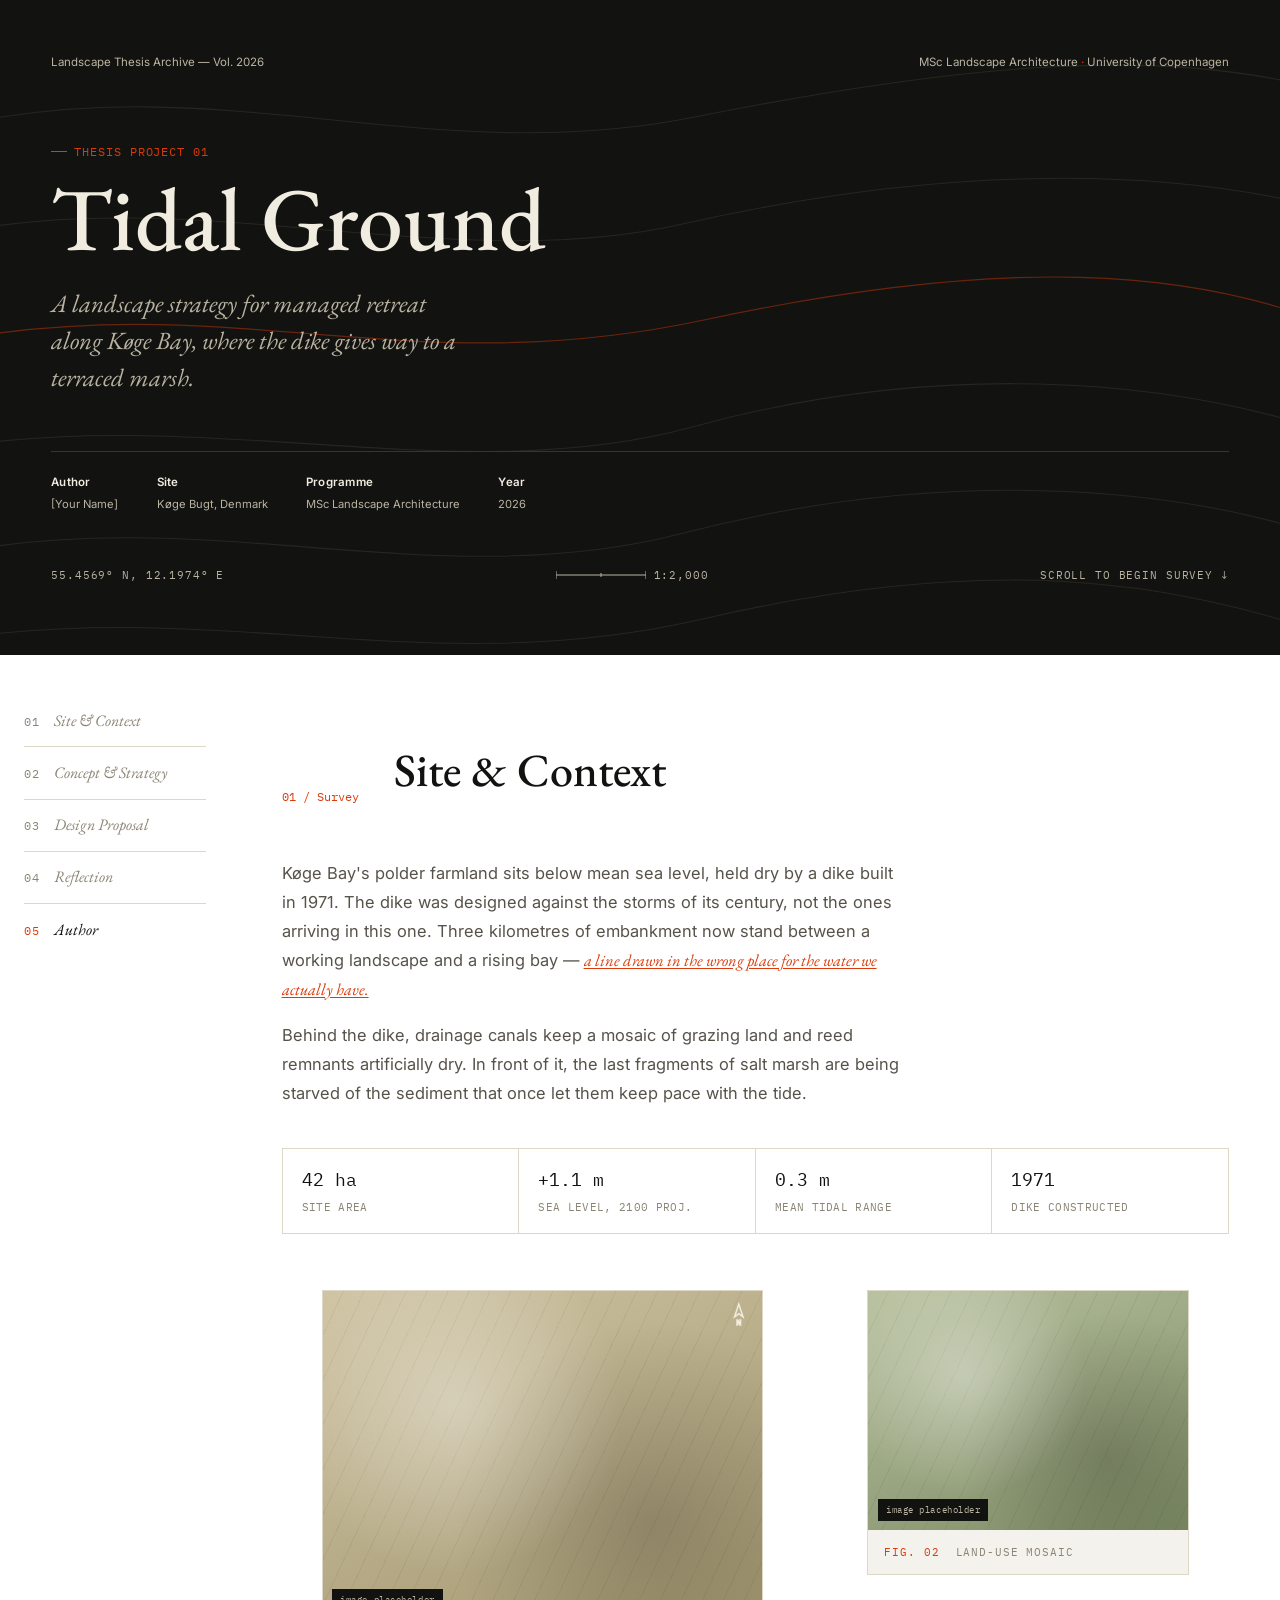
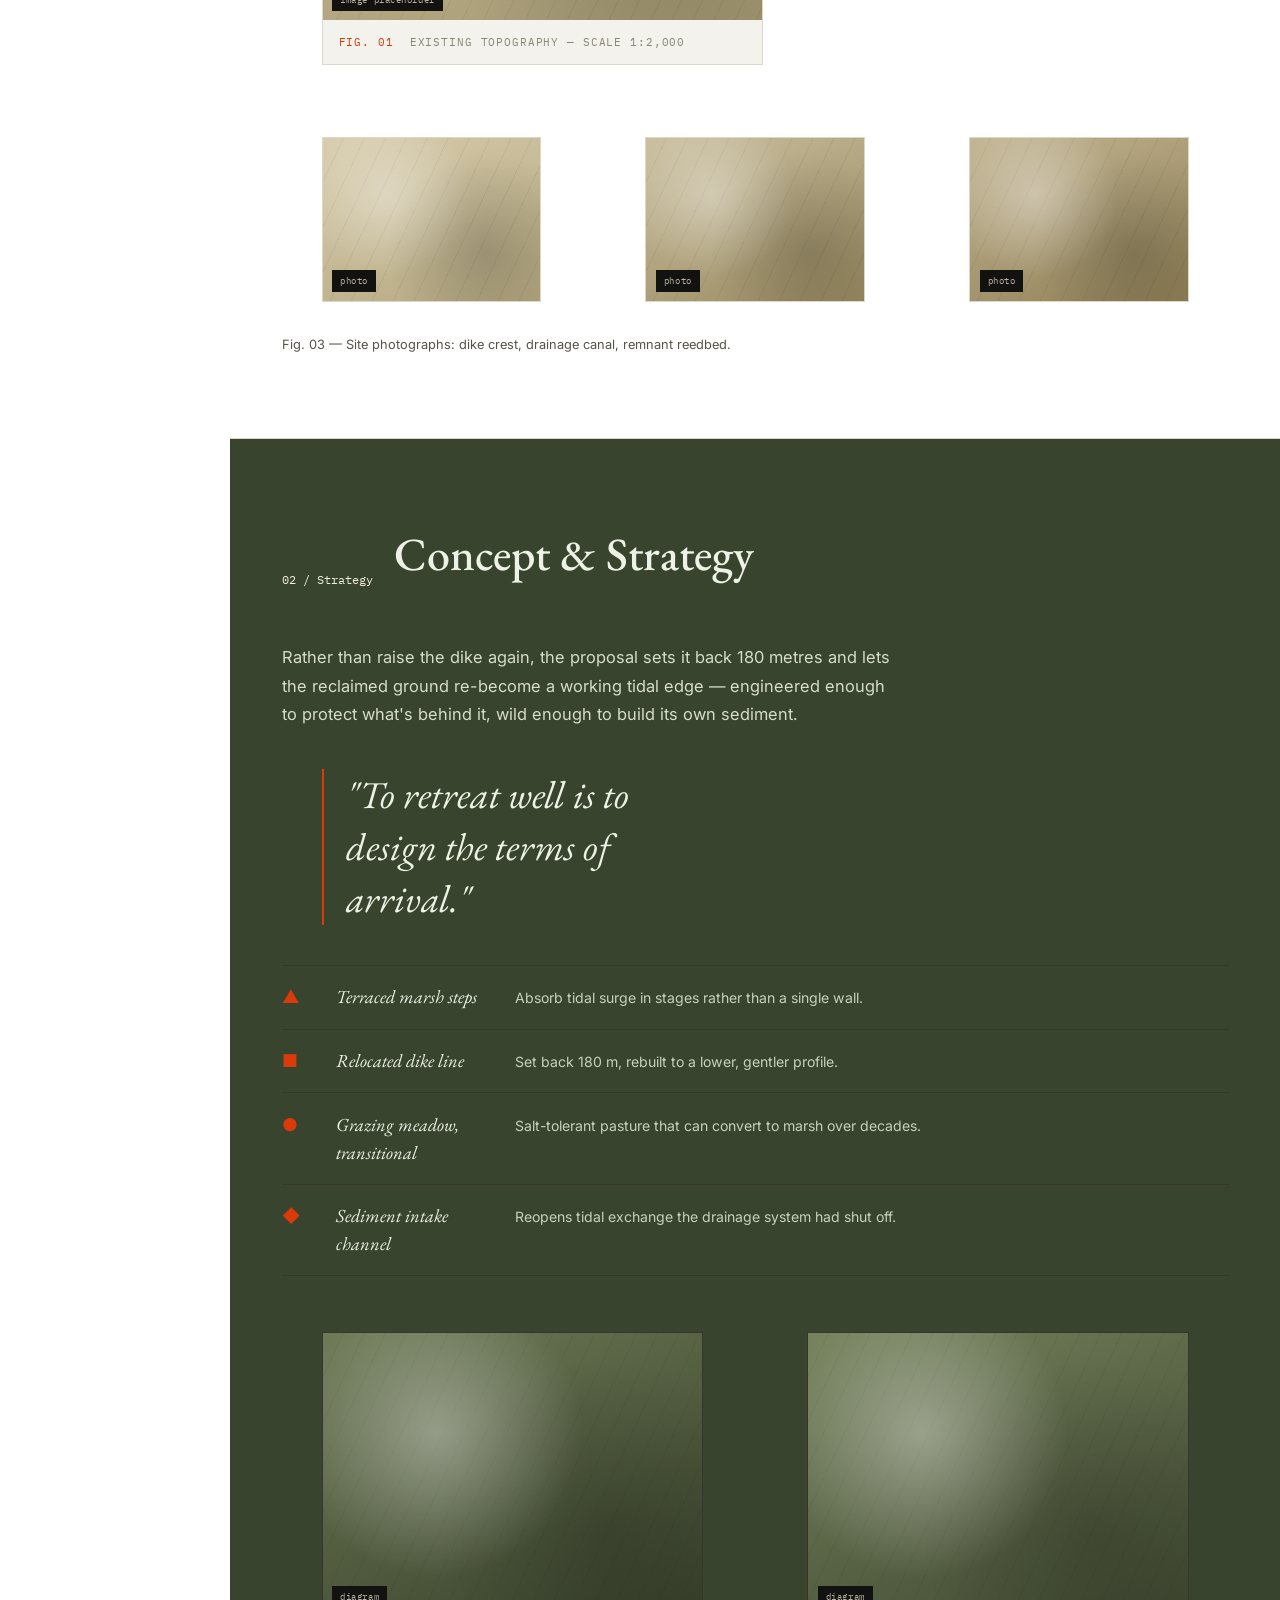
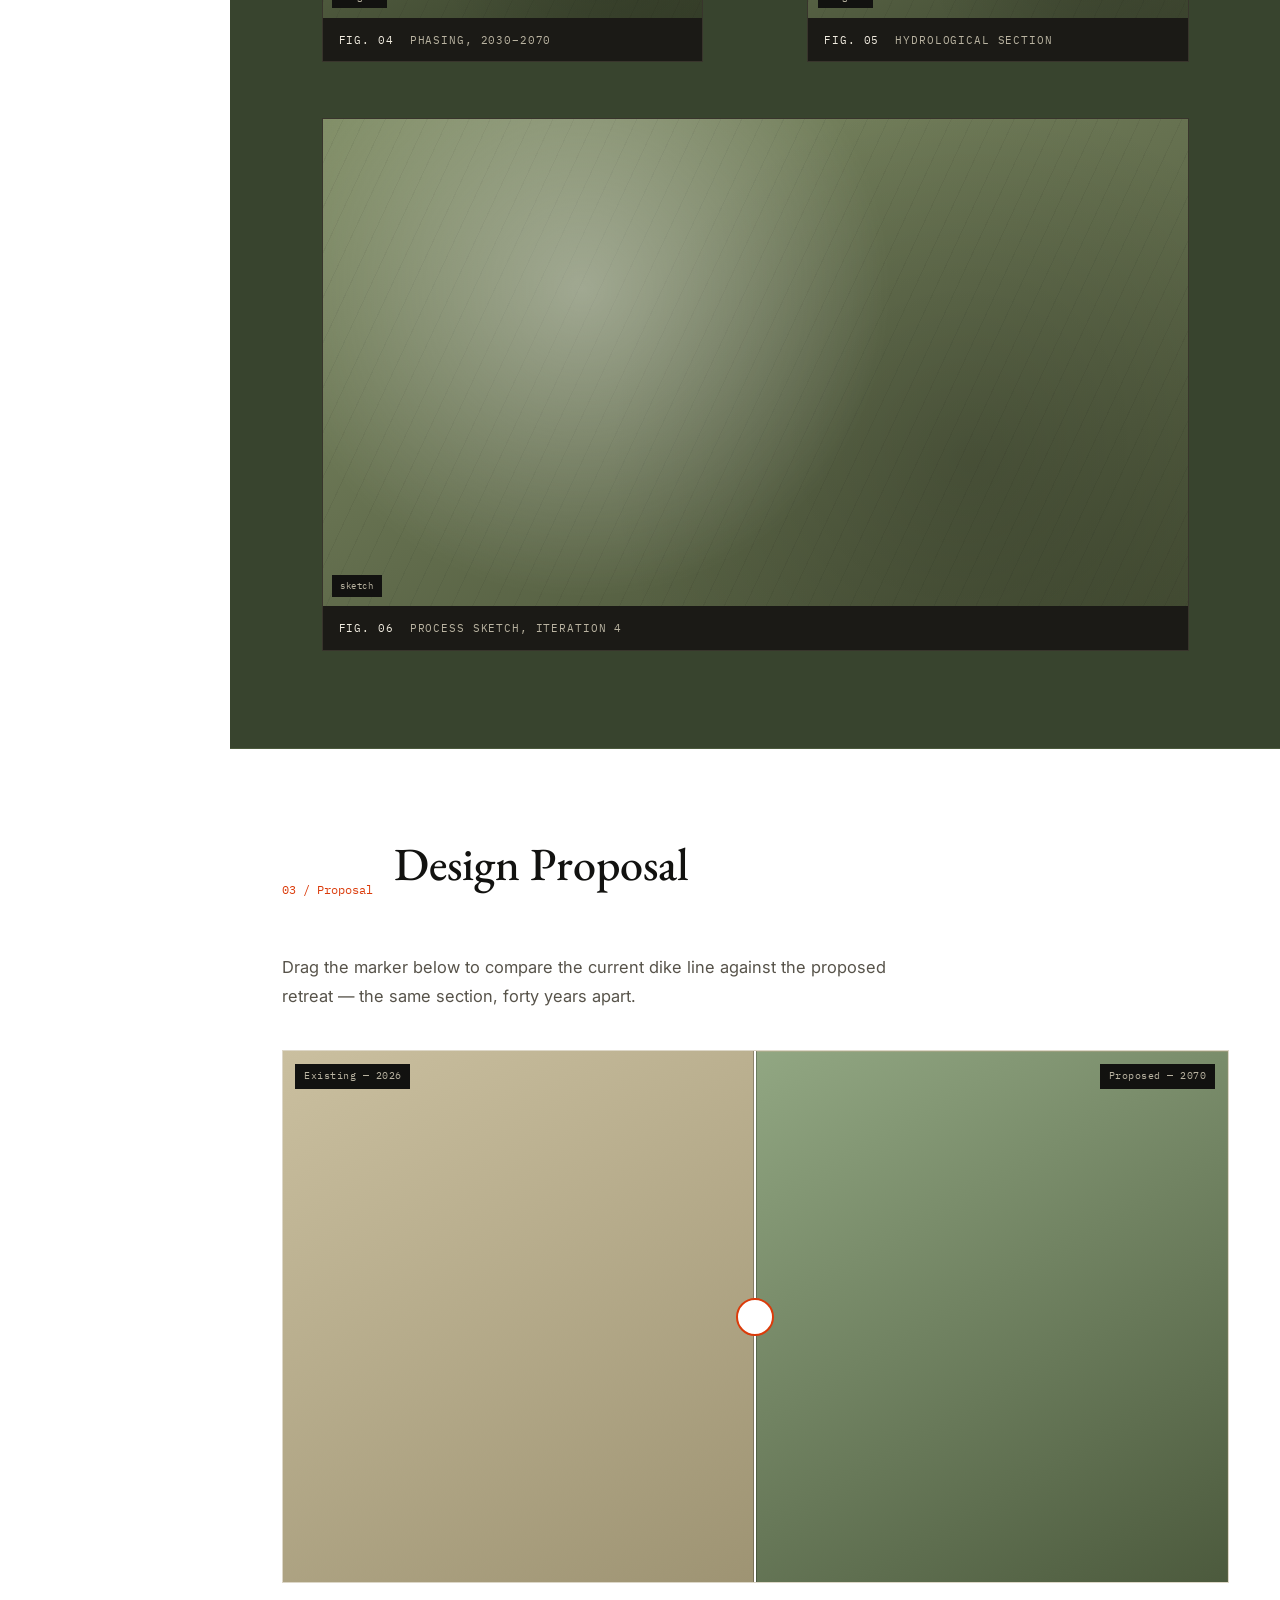
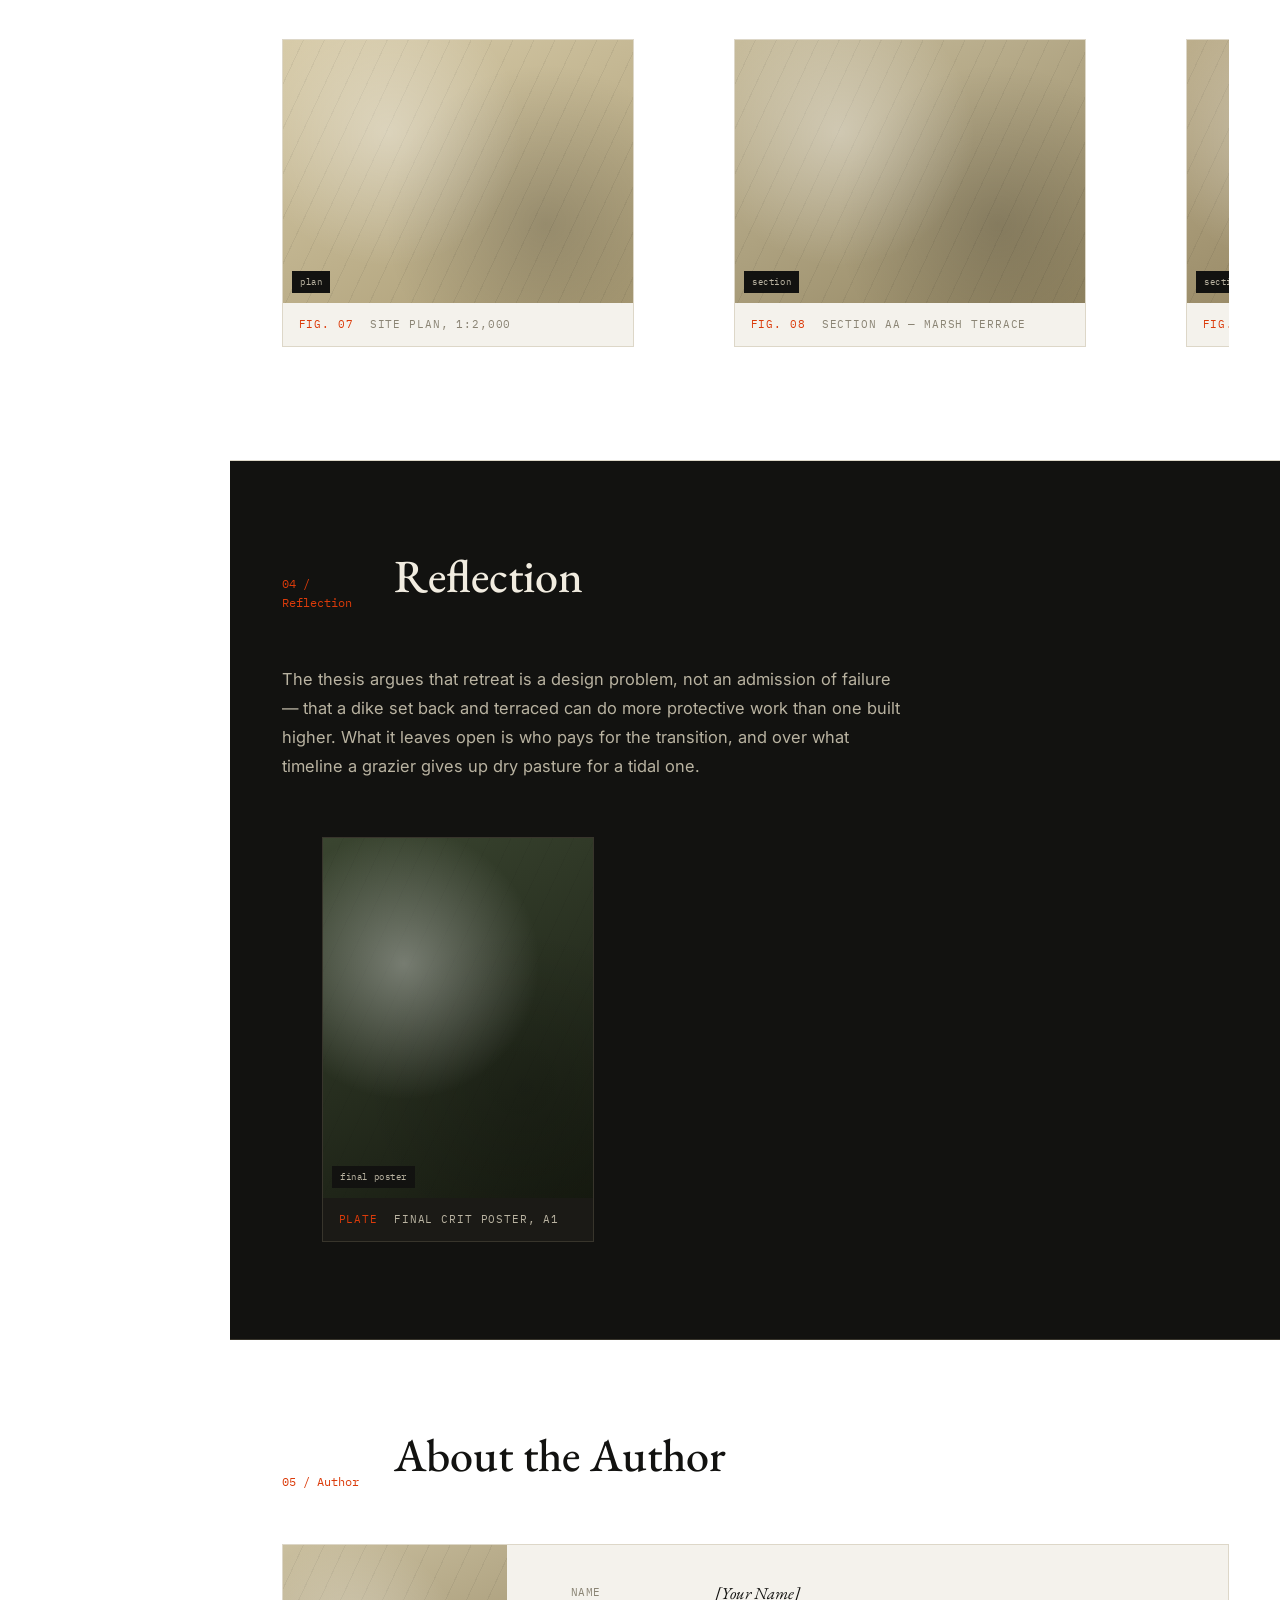
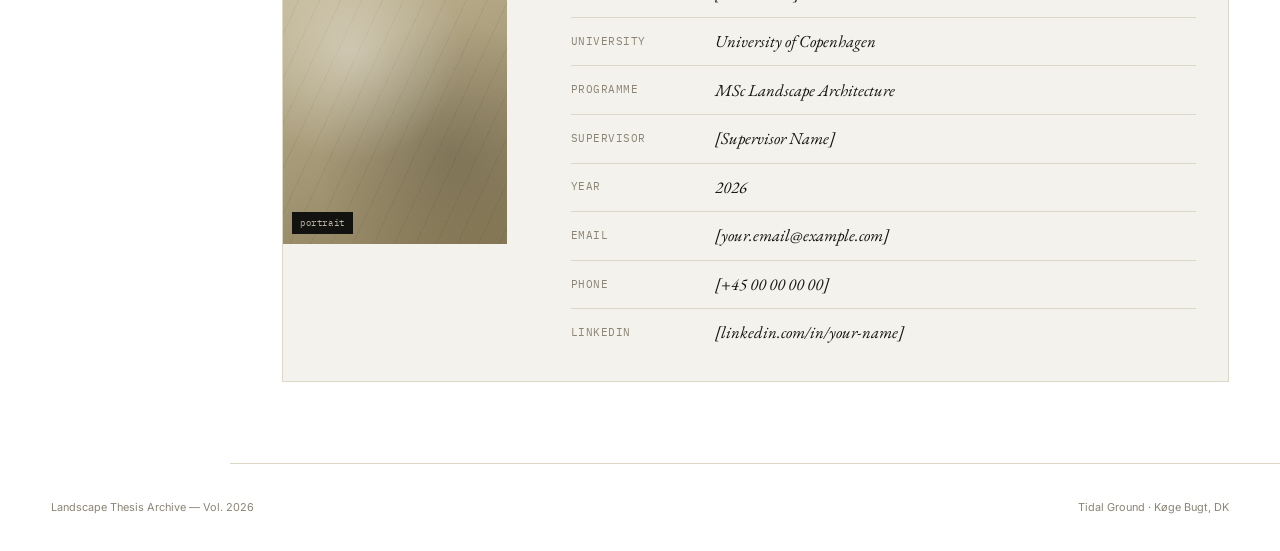
<file: index.html>
<!DOCTYPE html>
<html lang="en">
<head>
<meta charset="UTF-8">
<meta name="viewport" content="width=device-width, initial-scale=1.0">
<title>Tidal Ground — Landscape Thesis Archive</title>
<meta name="description" content="A landscape strategy for managed retreat along Køge Bay — MSc thesis in Landscape Architecture, University of Copenhagen.">
<link rel="preconnect" href="https://fonts.googleapis.com">
<link rel="preconnect" href="https://fonts.gstatic.com" crossorigin>
<link href="https://fonts.googleapis.com/css2?family=EB+Garamond:ital,wght@0,400;0,500;1,500&family=Inter:wght@400;500;600&family=IBM+Plex+Mono:wght@400;500&display=swap" rel="stylesheet">
<link rel="stylesheet" href="css/style.css?v=5">
</head>
<body>

<!-- HERO -->
<section class="hero">
  <svg class="hero-topo" viewBox="0 0 1200 700" preserveAspectRatio="none" aria-hidden="true">
    <path d="M-50,120 C 200,60 400,160 650,110 S 1100,40 1260,90"/>
    <path d="M-50,220 C 180,170 420,260 640,210 S 1080,150 1260,200"/>
    <path d="M-50,320 C 220,270 380,360 660,300 S 1120,250 1260,310" class="hl"/>
    <path d="M-50,420 C 200,380 430,460 650,400 S 1090,350 1260,410"/>
    <path d="M-50,520 C 190,470 410,560 640,500 S 1100,450 1260,510"/>
    <path d="M-50,600 C 210,560 400,640 660,580 S 1090,540 1260,600"/>
  </svg>

  <div class="wrap gutter">
    <div class="hero-nav">
      <span>Landscape Thesis Archive — Vol. 2026</span>
      <span>MSc Landscape Architecture <span class="dot">·</span> University of Copenhagen</span>
    </div>

    <div class="hero-body">
      <div class="hero-eyebrow mono">Thesis Project 01</div>
      <h1 class="hero-title">Tidal Ground</h1>
      <p class="hero-deck">A landscape strategy for managed retreat along Køge Bay, where the dike gives way to a terraced marsh.</p>

      <div class="hero-meta">
        <div><strong>Author</strong>[Your Name]</div>
        <div><strong>Site</strong>Køge Bugt, Denmark</div>
        <div><strong>Programme</strong>MSc Landscape Architecture</div>
        <div><strong>Year</strong>2026</div>
      </div>
    </div>

    <div class="hero-coords mono">
      <span>55.4569° N, 12.1974° E</span>
      <span class="scalebar">
        <svg width="90" height="10" viewBox="0 0 90 10"><path d="M0,5 H90 M0,1 V9 M45,3 V7 M90,1 V9" stroke="currentColor" stroke-width="1" fill="none"/></svg>
        1:2,000
      </span>
      <span class="scroll-cue">Scroll to begin survey ↓</span>
    </div>
  </div>
</section>

<div class="shell">
  <nav class="rail" aria-label="Chapters">
    <a href="#site" data-target="site"><span class="n mono">01</span><span class="t">Site &amp; Context</span></a>
    <a href="#concept" data-target="concept"><span class="n mono">02</span><span class="t">Concept &amp; Strategy</span></a>
    <a href="#proposal" data-target="proposal"><span class="n mono">03</span><span class="t">Design Proposal</span></a>
    <a href="#reflection" data-target="reflection"><span class="n mono">04</span><span class="t">Reflection</span></a>
    <a href="#author" data-target="author"><span class="n mono">05</span><span class="t">Author</span></a>
  </nav>

  <main class="main">

    <!-- CHAPTER 01 -->
    <section class="chapter" id="site">
      <div class="wrap">
        <div class="chapter-head reveal pre">
          <span class="chapter-num">01 / Survey</span>
          <h2 class="chapter-title">Site &amp; Context</h2>
        </div>

        <div class="prose reveal pre">
          <p>Køge Bay's polder farmland sits below mean sea level, held dry by a dike built in 1971. The dike was designed against the storms of its century, not the ones arriving in this one. Three kilometres of embankment now stand between a working landscape and a rising bay — <mark>a line drawn in the wrong place for the water we actually have.</mark></p>
        </div>
        <div class="prose reveal pre">
          <p>Behind the dike, drainage canals keep a mosaic of grazing land and reed remnants artificially dry. In front of it, the last fragments of salt marsh are being starved of the sediment that once let them keep pace with the tide.</p>
        </div>

        <div class="stats reveal pre">
          <div class="stat"><div class="v">42 ha</div><div class="k mono">Site Area</div></div>
          <div class="stat"><div class="v">+1.1 m</div><div class="k mono">Sea Level, 2100 Proj.</div></div>
          <div class="stat"><div class="v">0.3 m</div><div class="k mono">Mean Tidal Range</div></div>
          <div class="stat"><div class="v">1971</div><div class="k mono">Dike Constructed</div></div>
        </div>

        <div class="plate-grid two reveal pre">
          <figure class="plate">
            <div class="plate-art" style="--art-a:#cfc4a3;--art-b:#a2966f;">
              <svg class="north" viewBox="0 0 24 24" fill="none" stroke="#f1ece0" stroke-width="1.4"><path d="M12 2 L16 14 L12 11 L8 14 Z"/><text x="12" y="22" font-size="6" fill="#f1ece0" text-anchor="middle" font-family="sans-serif">N</text></svg>
              <span class="tag">image placeholder</span>
            </div>
            <figcaption class="plate-cap"><span class="fig mono">Fig. 01</span><span class="desc mono">Existing topography — scale 1:2,000</span></figcaption>
          </figure>
          <figure class="plate">
            <div class="plate-art" style="--art-a:#b9c2a0;--art-b:#7c8a63;">
              <span class="tag">image placeholder</span>
            </div>
            <figcaption class="plate-cap"><span class="fig mono">Fig. 02</span><span class="desc mono">Land-use mosaic</span></figcaption>
          </figure>
        </div>

        <div class="plate-grid three reveal pre">
          <figure class="plate"><div class="plate-art" style="--art-a:#d8cdae;--art-b:#b3a67e;"><span class="tag">photo</span></div></figure>
          <figure class="plate"><div class="plate-art" style="--art-a:#cabf9f;--art-b:#98895f;"><span class="tag">photo</span></div></figure>
          <figure class="plate"><div class="plate-art" style="--art-a:#c3b593;--art-b:#8f7f55;"><span class="tag">photo</span></div></figure>
        </div>
        <p class="prose reveal pre" style="margin-top:1rem;font-size:.8rem;">Fig. 03 — Site photographs: dike crest, drainage canal, remnant reedbed.</p>
      </div>
    </section>

    <!-- CHAPTER 02 -->
    <section class="chapter on-moss" id="concept">
      <div class="wrap">
        <div class="chapter-head reveal pre">
          <span class="chapter-num">02 / Strategy</span>
          <h2 class="chapter-title">Concept &amp; Strategy</h2>
        </div>

        <div class="prose reveal pre">
          <p>Rather than raise the dike again, the proposal sets it back 180 metres and lets the reclaimed ground re-become a working tidal edge — engineered enough to protect what's behind it, wild enough to build its own sediment.</p>
        </div>

        <blockquote class="pullquote reveal pre">"To retreat well is to design the terms of arrival."</blockquote>

        <ul class="legend reveal pre">
          <li><span class="lsym">▲</span><span class="lname">Terraced marsh steps</span><span class="ldesc">Absorb tidal surge in stages rather than a single wall.</span></li>
          <li><span class="lsym">■</span><span class="lname">Relocated dike line</span><span class="ldesc">Set back 180 m, rebuilt to a lower, gentler profile.</span></li>
          <li><span class="lsym">●</span><span class="lname">Grazing meadow, transitional</span><span class="ldesc">Salt-tolerant pasture that can convert to marsh over decades.</span></li>
          <li><span class="lsym">◆</span><span class="lname">Sediment intake channel</span><span class="ldesc">Reopens tidal exchange the drainage system had shut off.</span></li>
        </ul>

        <div class="plate-grid concept reveal pre">
          <figure class="plate"><div class="plate-art" style="--art-a:#6d7a56;--art-b:#37402a;"><span class="tag">diagram</span></div><figcaption class="plate-cap"><span class="fig mono">Fig. 04</span><span class="desc mono">Phasing, 2030–2070</span></figcaption></figure>
          <figure class="plate"><div class="plate-art" style="--art-a:#75825c;--art-b:#3e4730;"><span class="tag">diagram</span></div><figcaption class="plate-cap"><span class="fig mono">Fig. 05</span><span class="desc mono">Hydrological section</span></figcaption></figure>
          <figure class="plate"><div class="plate-art" style="--art-a:#828f68;--art-b:#454e34;"><span class="tag">sketch</span></div><figcaption class="plate-cap"><span class="fig mono">Fig. 06</span><span class="desc mono">Process sketch, iteration 4</span></figcaption></figure>
        </div>
      </div>
    </section>

    <!-- CHAPTER 03 -->
    <section class="chapter" id="proposal">
      <div class="wrap">
        <div class="chapter-head reveal pre">
          <span class="chapter-num">03 / Proposal</span>
          <h2 class="chapter-title">Design Proposal</h2>
        </div>
        <div class="prose reveal pre">
          <p>Drag the marker below to compare the current dike line against the proposed retreat — the same section, forty years apart.</p>
        </div>

        <div class="compare reveal pre">
          <div class="layer existing"></div>
          <div class="layer proposed" id="compareProposed"></div>
          <span class="tag tl">Existing — 2026</span>
          <span class="tag tr">Proposed — 2070</span>
          <div class="handle-line" id="compareHandle"></div>
          <input type="range" min="0" max="100" value="50" aria-label="Compare existing and proposed site conditions" id="compareRange">
        </div>

        <div class="gallery-scroll reveal pre">
          <figure class="plate"><div class="plate-art" style="--art-a:#d7cba9;--art-b:#ab9d76;"><span class="tag">plan</span></div><figcaption class="plate-cap"><span class="fig mono">Fig. 07</span><span class="desc mono">Site plan, 1:2,000</span></figcaption></figure>
          <figure class="plate"><div class="plate-art" style="--art-a:#c7bc9c;--art-b:#948763;"><span class="tag">section</span></div><figcaption class="plate-cap"><span class="fig mono">Fig. 08</span><span class="desc mono">Section AA — marsh terrace</span></figcaption></figure>
          <figure class="plate"><div class="plate-art" style="--art-a:#bcae8c;--art-b:#8a7c58;"><span class="tag">section</span></div><figcaption class="plate-cap"><span class="fig mono">Fig. 09</span><span class="desc mono">Section BB — grazing meadow</span></figcaption></figure>
          <figure class="plate"><div class="plate-art" style="--art-a:#a7c3d8;--art-b:#5c7d92;"><span class="tag">render</span></div><figcaption class="plate-cap"><span class="fig mono">Fig. 10</span><span class="desc mono">Render — low tide</span></figcaption></figure>
          <figure class="plate"><div class="plate-art" style="--art-a:#7c93a8;--art-b:#3c4f5c;"><span class="tag">render</span></div><figcaption class="plate-cap"><span class="fig mono">Fig. 11</span><span class="desc mono">Render — storm surge event</span></figcaption></figure>
        </div>
      </div>
    </section>

    <!-- CHAPTER 04 -->
    <section class="chapter on-ink" id="reflection">
      <div class="wrap">
        <div class="chapter-head reveal pre">
          <span class="chapter-num">04 / Reflection</span>
          <h2 class="chapter-title">Reflection</h2>
        </div>

        <div class="prose reveal pre">
          <p>The thesis argues that retreat is a design problem, not an admission of failure — that a dike set back and terraced can do more protective work than one built higher. What it leaves open is who pays for the transition, and over what timeline a grazier gives up dry pasture for a tidal one.</p>
        </div>

        <div class="plate-grid reveal pre" style="max-width:22rem;">
          <figure class="plate">
            <div class="plate-art" style="aspect-ratio:3/4;--art-a:#3a4530;--art-b:#161a10;"><span class="tag">final poster</span></div>
            <figcaption class="plate-cap"><span class="fig mono">Plate</span><span class="desc mono">Final crit poster, A1</span></figcaption>
          </figure>
        </div>
      </div>
    </section>

    <!-- CHAPTER 05 -->
    <section class="chapter" id="author">
      <div class="wrap">
        <div class="chapter-head reveal pre">
          <span class="chapter-num">05 / Author</span>
          <h2 class="chapter-title">About the Author</h2>
        </div>

        <div class="author-card reveal pre">
          <figure class="plate author-photo">
            <div class="plate-art" style="--art-a:#cabf9f;--art-b:#8a7c58;"><span class="tag">portrait</span></div>
          </figure>
          <dl class="author-fields">
            <div><dt>Name</dt><dd>[Your Name]</dd></div>
            <div><dt>University</dt><dd>University of Copenhagen</dd></div>
            <div><dt>Programme</dt><dd>MSc Landscape Architecture</dd></div>
            <div><dt>Supervisor</dt><dd>[Supervisor Name]</dd></div>
            <div><dt>Year</dt><dd>2026</dd></div>
            <div><dt>Email</dt><dd>[your.email@example.com]</dd></div>
            <div><dt>Phone</dt><dd>[+45 00 00 00 00]</dd></div>
            <div><dt>LinkedIn</dt><dd>[linkedin.com/in/your-name]</dd></div>
          </dl>
        </div>
      </div>
    </section>
  </main>
</div>

<footer>
  <span>Landscape Thesis Archive — Vol. 2026</span>
  <span>Tidal Ground · Køge Bugt, DK</span>
</footer>

<script src="js/main.js?v=5"></script>
</body>
</html>
</file>
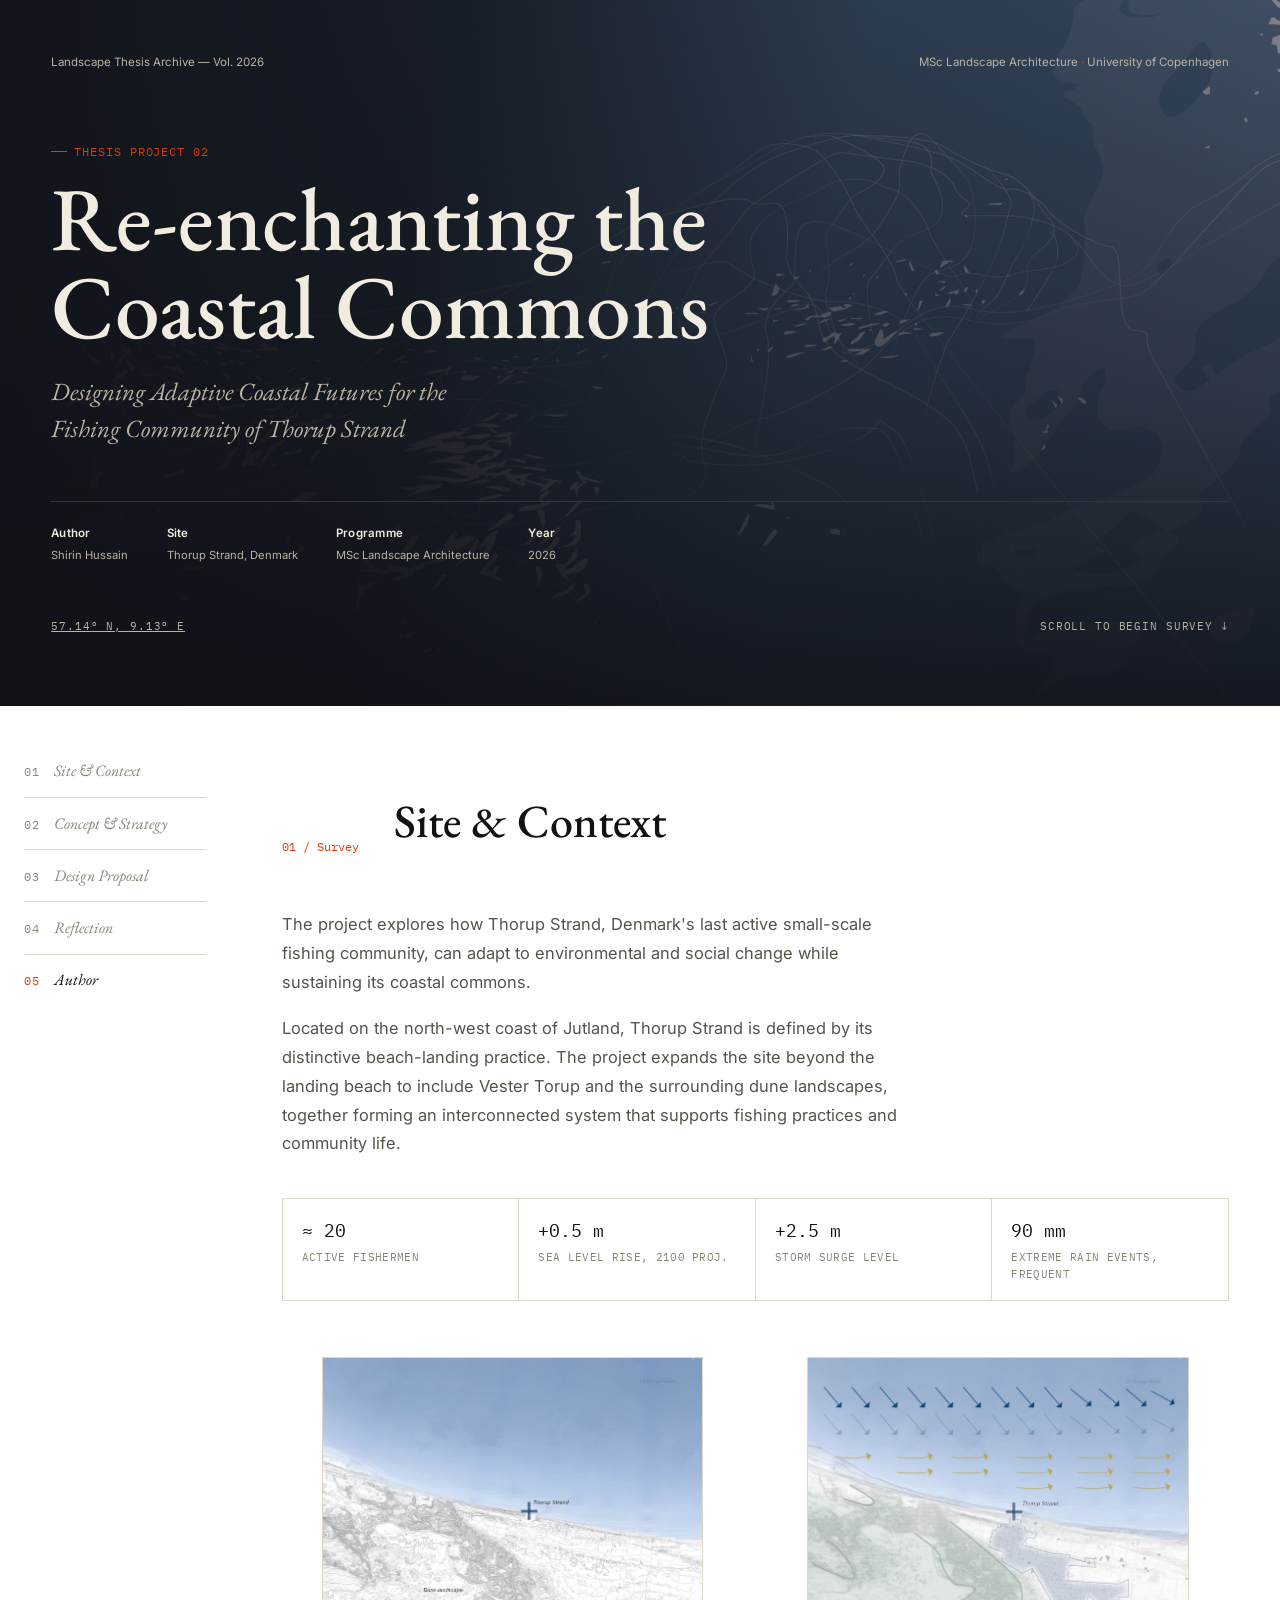
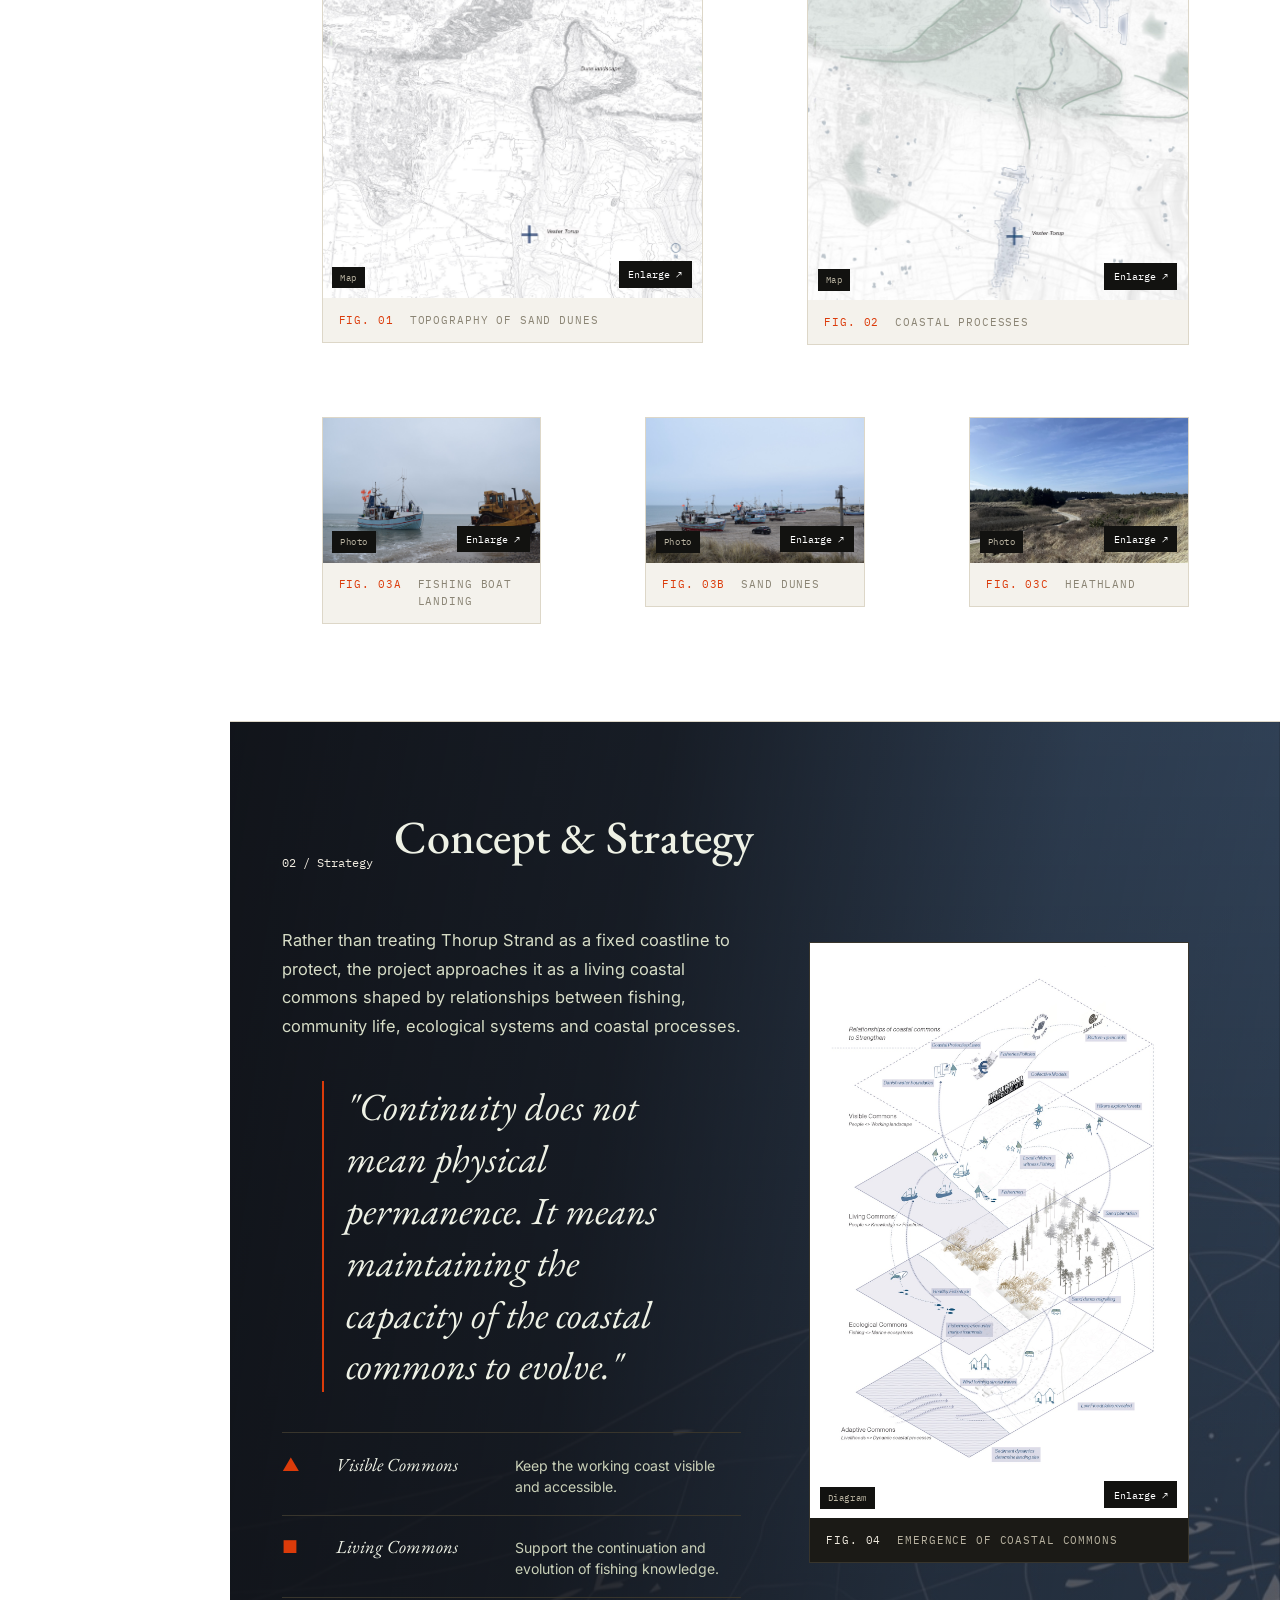
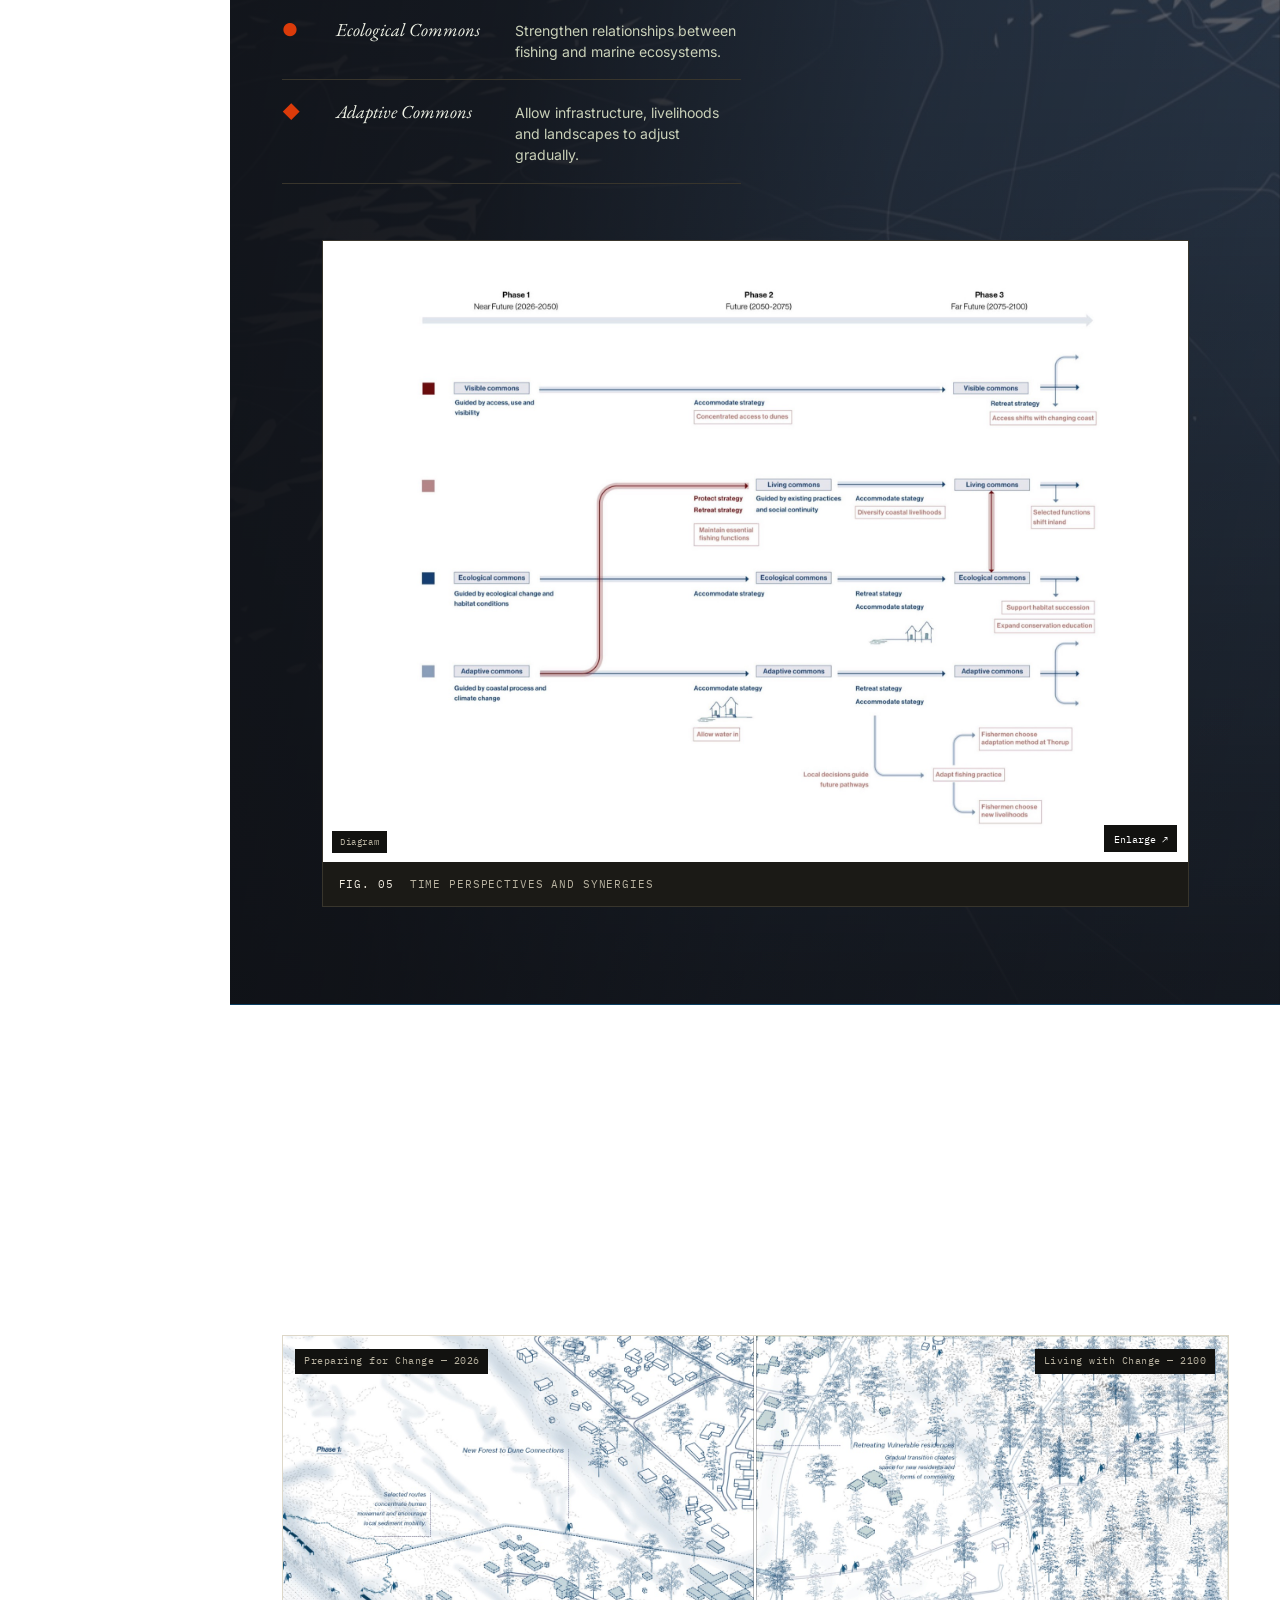
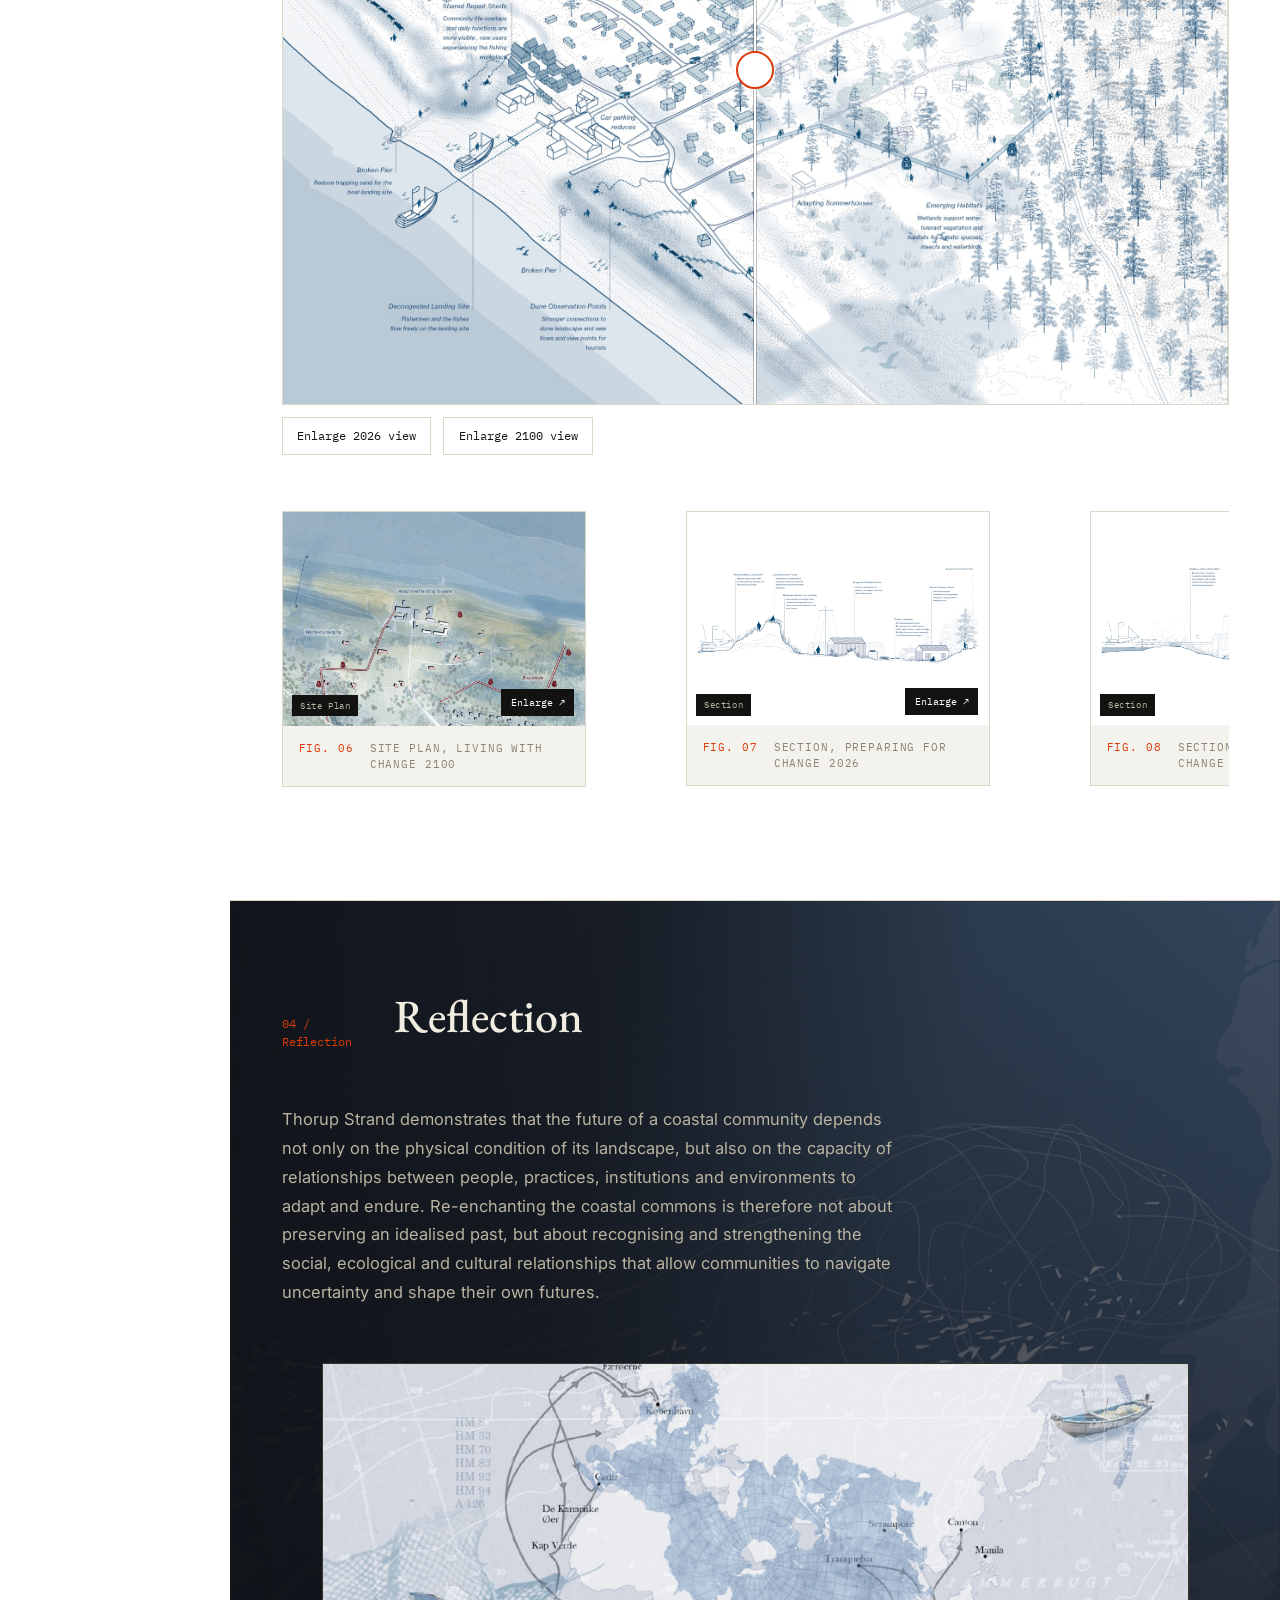
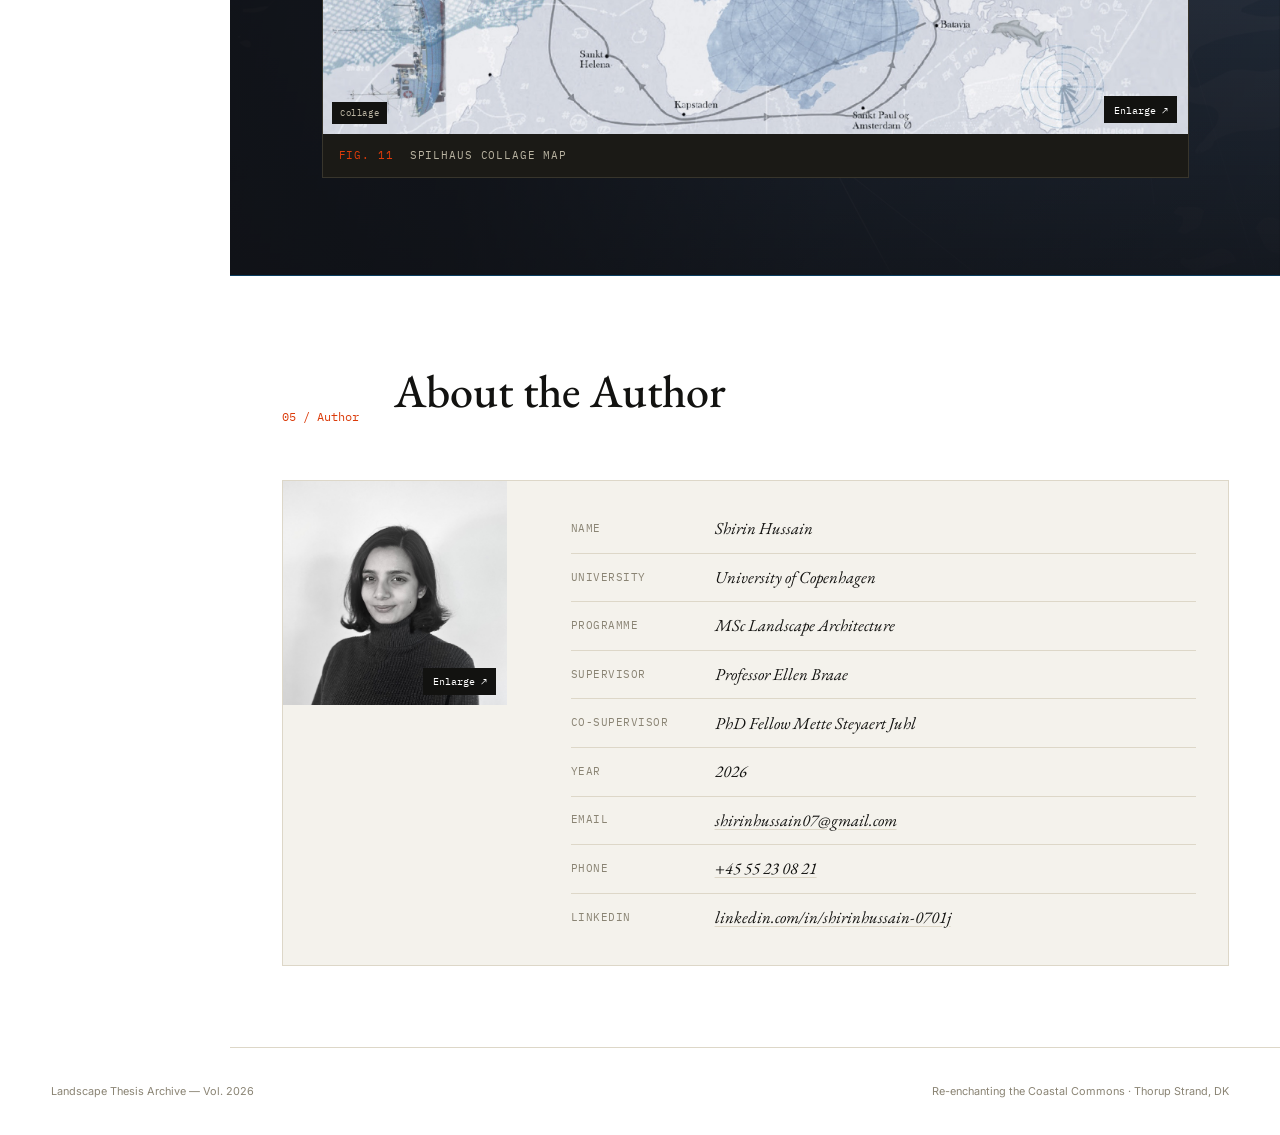
<file: shirin-hussain.html>
<!DOCTYPE html>
<html lang="en">
<head>
<meta charset="UTF-8">
<meta name="viewport" content="width=device-width, initial-scale=1.0">
<title>Re-enchanting the Coastal Commons — Landscape Thesis Archive</title>
<meta name="description" content="How Thorup Strand, Denmark's last active small-scale fishing community, can adapt to environmental and social change while sustaining its coastal commons. MSc thesis in Landscape Architecture, University of Copenhagen.">
<link rel="preconnect" href="https://fonts.googleapis.com">
<link rel="preconnect" href="https://fonts.gstatic.com" crossorigin>
<link href="https://fonts.googleapis.com/css2?family=EB+Garamond:ital,wght@0,400;0,500;1,500&family=Inter:wght@400;500;600&family=IBM+Plex+Mono:wght@400;500&display=swap" rel="stylesheet">
<link rel="stylesheet" href="css/style.css?v=5">
<style>
#concept.on-moss,
#reflection.on-ink{
  background-image:linear-gradient(100deg, rgba(15,17,22,.95) 0%, rgba(15,17,22,.82) 32%, rgba(15,17,22,.35) 62%, rgba(15,17,22,.15) 100%), linear-gradient(180deg, rgba(15,17,22,.25) 0%, rgba(15,17,22,.55) 55%, rgba(15,17,22,.9) 100%), url('assets/shirin-hussain/hero.jpg');
  background-size:cover;
  background-position:center 40%;
  border-bottom-color:#0b3e60;
}
</style>
</head>
<body>

<!-- HERO -->
<section class="hero" style="background-image:linear-gradient(100deg, rgba(15,17,22,.95) 0%, rgba(15,17,22,.82) 32%, rgba(15,17,22,.35) 62%, rgba(15,17,22,.15) 100%), linear-gradient(180deg, rgba(15,17,22,.25) 0%, rgba(15,17,22,.55) 55%, rgba(15,17,22,.9) 100%), url('assets/shirin-hussain/hero.jpg');background-size:cover;background-position:center 40%;">
  <div class="wrap gutter">
    <div class="hero-nav">
      <span>Landscape Thesis Archive — Vol. 2026</span>
      <span>MSc Landscape Architecture <span class="dot">·</span> University of Copenhagen</span>
    </div>

    <div class="hero-body">
      <div class="hero-eyebrow mono">Thesis Project 02</div>
      <h1 class="hero-title">Re-enchanting the Coastal Commons</h1>
      <p class="hero-subtitle">Designing Adaptive Coastal Futures for the Fishing Community of Thorup Strand</p>

      <div class="hero-meta">
        <div><strong>Author</strong>Shirin Hussain</div>
        <div><strong>Site</strong>Thorup Strand, Denmark</div>
        <div><strong>Programme</strong>MSc Landscape Architecture</div>
        <div><strong>Year</strong>2026</div>
      </div>
    </div>

    <div class="hero-coords mono">
      <a href="https://www.google.com/maps?q=57.1398697,9.127431" target="_blank" rel="noopener noreferrer" aria-label="View site location on Google Maps" title="Open in Google Maps">57.14° N, 9.13° E</a>
      <span class="scroll-cue">Scroll to begin survey ↓</span>
    </div>
  </div>
</section>

<div class="shell">
  <nav class="rail" aria-label="Chapters">
    <a href="#site" data-target="site"><span class="n mono">01</span><span class="t">Site &amp; Context</span></a>
    <a href="#concept" data-target="concept"><span class="n mono">02</span><span class="t">Concept &amp; Strategy</span></a>
    <a href="#proposal" data-target="proposal"><span class="n mono">03</span><span class="t">Design Proposal</span></a>
    <a href="#reflection" data-target="reflection"><span class="n mono">04</span><span class="t">Reflection</span></a>
    <a href="#author" data-target="author"><span class="n mono">05</span><span class="t">Author</span></a>
  </nav>

  <main class="main">

    <!-- CHAPTER 01 -->
    <section class="chapter" id="site">
      <div class="wrap">
        <div class="chapter-head reveal pre">
          <span class="chapter-num">01 / Survey</span>
          <h2 class="chapter-title">Site &amp; Context</h2>
        </div>

        <div class="prose reveal pre">
          <p>The project explores how Thorup Strand, Denmark's last active small-scale fishing community, can adapt to environmental and social change while sustaining its coastal commons.</p>
        </div>
        <div class="prose reveal pre">
          <p>Located on the north-west coast of Jutland, Thorup Strand is defined by its distinctive beach-landing practice. The project expands the site beyond the landing beach to include Vester Torup and the surrounding dune landscapes, together forming an interconnected system that supports fishing practices and community life.</p>
        </div>

        <div class="stats reveal pre">
          <div class="stat"><div class="v">≈ 20</div><div class="k mono">Active Fishermen</div></div>
          <div class="stat"><div class="v">+0.5 m</div><div class="k mono">Sea Level Rise, 2100 Proj.</div></div>
          <div class="stat"><div class="v">+2.5 m</div><div class="k mono">Storm Surge Level</div></div>
          <div class="stat"><div class="v">90 mm</div><div class="k mono">Extreme Rain Events, Frequent</div></div>
        </div>

        <div class="plate-grid two even reveal pre">
          <figure class="plate">
            <div class="plate-art" style="aspect-ratio:1545/2200;">
              <img class="plate-img" src="assets/shirin-hussain/fig-01-geomorphology.jpg?v=2" alt="Topography of sand dunes at Thorup Strand and Vester Torup">
              <span class="tag">Map</span>
            </div>
            <figcaption class="plate-cap"><span class="fig mono">Fig. 01</span><span class="desc mono">TOPOGRAPHY OF SAND DUNES</span></figcaption>
          </figure>
          <figure class="plate">
            <div class="plate-art" style="aspect-ratio:1539/2200;">
              <img class="plate-img" src="assets/shirin-hussain/fig-02-coastal-processes.jpg" alt="Map of coastal processes affecting Thorup Strand">
              <span class="tag">Map</span>
            </div>
            <figcaption class="plate-cap"><span class="fig mono">Fig. 02</span><span class="desc mono">Coastal processes</span></figcaption>
          </figure>
        </div>

        <div class="plate-grid three reveal pre">
          <figure class="plate">
            <div class="plate-art" style="aspect-ratio:3/2;">
              <img class="plate-img" src="assets/shirin-hussain/fig-03-01-site-photo.jpg" alt="Fishing boat landing site at Thorup Strand">
              <span class="tag">Photo</span>
            </div>
            <figcaption class="plate-cap"><span class="fig mono">Fig. 03A</span><span class="desc mono">Fishing boat landing</span></figcaption>
          </figure>
          <figure class="plate">
            <div class="plate-art" style="aspect-ratio:3/2;">
              <img class="plate-img" src="assets/shirin-hussain/fig-03-02-site-photo.jpg" alt="Sand dunes at Thorup Strand">
              <span class="tag">Photo</span>
            </div>
            <figcaption class="plate-cap"><span class="fig mono">Fig. 03B</span><span class="desc mono">Sand dunes</span></figcaption>
          </figure>
          <figure class="plate">
            <div class="plate-art" style="aspect-ratio:3/2;">
              <img class="plate-img" src="assets/shirin-hussain/fig-03-03-site-photo.jpg" alt="Heathland near Thorup Strand">
              <span class="tag">Photo</span>
            </div>
            <figcaption class="plate-cap"><span class="fig mono">Fig. 03C</span><span class="desc mono">Heathland</span></figcaption>
          </figure>
        </div>
      </div>
    </section>

    <!-- CHAPTER 02 -->
    <section class="chapter on-moss" id="concept">
      <div class="wrap">
        <div class="chapter-head reveal pre">
          <span class="chapter-num">02 / Strategy</span>
          <h2 class="chapter-title">Concept &amp; Strategy</h2>
        </div>

        <div class="split reveal pre">
          <div>
            <div class="prose">
              <p>Rather than treating Thorup Strand as a fixed coastline to protect, the project approaches it as a living coastal commons shaped by relationships between fishing, community life, ecological systems and coastal processes.</p>
            </div>

            <blockquote class="pullquote">"Continuity does not mean physical permanence. It means maintaining the capacity of the coastal commons to evolve."</blockquote>

            <ul class="legend">
              <li><span class="lsym">▲</span><span class="lname">Visible Commons</span><span class="ldesc">Keep the working coast visible and accessible.</span></li>
              <li><span class="lsym">■</span><span class="lname">Living Commons</span><span class="ldesc">Support the continuation and evolution of fishing knowledge.</span></li>
              <li><span class="lsym">●</span><span class="lname">Ecological Commons</span><span class="ldesc">Strengthen relationships between fishing and marine ecosystems.</span></li>
              <li><span class="lsym">◆</span><span class="lname">Adaptive Commons</span><span class="ldesc">Allow infrastructure, livelihoods and landscapes to adjust gradually.</span></li>
            </ul>
          </div>
          <figure class="plate"><div class="plate-art" style="aspect-ratio:1443/2200;"><img class="plate-img" src="assets/shirin-hussain/fig-04-commons-emergence.jpg" alt="Diagram of the emergence of coastal commons"><span class="tag">Diagram</span></div><figcaption class="plate-cap"><span class="fig mono">Fig. 04</span><span class="desc mono">Emergence of coastal commons</span></figcaption></figure>
        </div>

        <div class="plate-grid reveal pre">
          <figure class="plate"><div class="plate-art" style="aspect-ratio:2200/1580;"><img class="plate-img" src="assets/shirin-hussain/fig-05-time-perspectives.jpg" alt="Diagram of time perspectives and synergies"><span class="tag">Diagram</span></div><figcaption class="plate-cap"><span class="fig mono">Fig. 05</span><span class="desc mono">Time perspectives and synergies</span></figcaption></figure>
        </div>
      </div>
    </section>

    <!-- CHAPTER 03 -->
    <section class="chapter" id="proposal">
      <div class="wrap">
        <div class="chapter-head reveal pre">
          <span class="chapter-num">03 / Proposal</span>
          <h2 class="chapter-title">Design Proposal</h2>
        </div>
        <div class="prose reveal pre">
          <p>Two axonometric views of the same stretch of coast, forty years apart — drag to compare Thorup Strand preparing for change in 2026 with the commons living alongside change by 2100.</p>
        </div>

        <div class="compare reveal pre" style="aspect-ratio:2200/1555;">
          <div class="layer existing"><img class="plate-img" src="assets/shirin-hussain/fig-06-slider-2026.jpg" alt="Axonometric view of Thorup Strand preparing for change, 2026"></div>
          <div class="layer proposed" id="compareProposed"><img class="plate-img" src="assets/shirin-hussain/fig-06-slider-2100.jpg" alt="Axonometric view of Thorup Strand living with change, 2100"></div>
          <span class="tag tl">Preparing for Change — 2026</span>
          <span class="tag tr">Living with Change — 2100</span>
          <div class="handle-line" id="compareHandle"></div>
          <input type="range" min="0" max="100" value="50" aria-label="Compare Thorup Strand preparing for change against living with change" id="compareRange">
        </div>

        <div class="gallery-scroll reveal pre">
          <figure class="plate" style="flex:0 0 min(78vw,19rem);"><div class="plate-art" style="aspect-ratio:2200/1561;"><img class="plate-img" src="assets/shirin-hussain/fig-06-site-plan.jpg" alt="Site plan, living with change 2100"><span class="tag">Site Plan</span></div><figcaption class="plate-cap"><span class="fig mono">Fig. 06</span><span class="desc mono">Site plan, living with change 2100</span></figcaption></figure>
          <figure class="plate" style="flex:0 0 min(78vw,19rem);"><div class="plate-art" style="aspect-ratio:2200/1555;"><img class="plate-img" src="assets/shirin-hussain/fig-07-section-2026.jpg" alt="Section drawing, preparing for change 2026"><span class="tag">Section</span></div><figcaption class="plate-cap"><span class="fig mono">Fig. 07</span><span class="desc mono">Section, preparing for change 2026</span></figcaption></figure>
          <figure class="plate" style="flex:0 0 min(78vw,19rem);"><div class="plate-art" style="aspect-ratio:2200/1555;"><img class="plate-img" src="assets/shirin-hussain/fig-08-section-2100.jpg" alt="Section drawing, living with change 2100"><span class="tag">Section</span></div><figcaption class="plate-cap"><span class="fig mono">Fig. 08</span><span class="desc mono">Section, living with change 2100</span></figcaption></figure>
          <figure class="plate" style="flex:0 0 min(78vw,18rem);"><div class="plate-art" style="aspect-ratio:2200/1648;"><img class="plate-img" src="assets/shirin-hussain/fig-09-visualization-welcome.jpg" alt="Visualization: slow welcome to change"><span class="tag">Visualization</span></div><figcaption class="plate-cap"><span class="fig mono">Fig. 09</span><span class="desc mono">Slow welcome to change</span></figcaption></figure>
          <figure class="plate" style="flex:0 0 min(78vw,18rem);"><div class="plate-art" style="aspect-ratio:2200/1650;"><img class="plate-img" src="assets/shirin-hussain/fig-10-visualization-living.jpg" alt="Visualization: living with change"><span class="tag">Visualization</span></div><figcaption class="plate-cap"><span class="fig mono">Fig. 10</span><span class="desc mono">Living with change</span></figcaption></figure>
        </div>
      </div>
    </section>

    <!-- CHAPTER 04 -->
    <section class="chapter on-ink" id="reflection">
      <div class="wrap">
        <div class="chapter-head reveal pre">
          <span class="chapter-num">04 / Reflection</span>
          <h2 class="chapter-title">Reflection</h2>
        </div>

        <div class="prose reveal pre">
          <p>Thorup Strand demonstrates that the future of a coastal community depends not only on the physical condition of its landscape, but also on the capacity of relationships between people, practices, institutions and environments to adapt and endure. Re-enchanting the coastal commons is therefore not about preserving an idealised past, but about recognising and strengthening the social, ecological and cultural relationships that allow communities to navigate uncertainty and shape their own futures.</p>
        </div>

        <div class="plate-grid reveal pre">
          <figure class="plate">
            <div class="plate-art" style="aspect-ratio:2200/940;"><img class="plate-img" src="assets/shirin-hussain/fig-11-spilhaus-map.jpg" alt="Spilhaus collage map"><span class="tag">Collage</span></div>
            <figcaption class="plate-cap"><span class="fig mono">Fig. 11</span><span class="desc mono">Spilhaus collage map</span></figcaption>
          </figure>
        </div>
      </div>
    </section>

    <!-- CHAPTER 05 -->
    <section class="chapter" id="author">
      <div class="wrap">
        <div class="chapter-head reveal pre">
          <span class="chapter-num">05 / Author</span>
          <h2 class="chapter-title">About the Author</h2>
        </div>

        <div class="author-card reveal pre">
          <figure class="plate author-photo">
            <div class="plate-art" style="aspect-ratio:1/1;">
              <img class="plate-img" src="assets/shirin-hussain/author-photo.jpg" alt="Portrait of Shirin Hussain">
            </div>
          </figure>
          <dl class="author-fields">
            <div><dt>Name</dt><dd>Shirin Hussain</dd></div>
            <div><dt>University</dt><dd>University of Copenhagen</dd></div>
            <div><dt>Programme</dt><dd>MSc Landscape Architecture</dd></div>
            <div><dt>Supervisor</dt><dd>Professor Ellen Braae</dd></div>
            <div><dt>Co-Supervisor</dt><dd>PhD Fellow Mette Steyaert Juhl</dd></div>
            <div><dt>Year</dt><dd>2026</dd></div>
            <div><dt>Email</dt><dd><a href="mailto:shirinhussain07@gmail.com">shirinhussain07@gmail.com</a></dd></div>
            <div><dt>Phone</dt><dd><a href="tel:+4555230821">+45 55 23 08 21</a></dd></div>
            <div><dt>LinkedIn</dt><dd><a href="https://www.linkedin.com/in/shirinhussain-0701j/" target="_blank" rel="noopener">linkedin.com/in/shirinhussain-0701j</a></dd></div>
          </dl>
        </div>
      </div>
    </section>
  </main>
</div>

<footer>
  <span>Landscape Thesis Archive — Vol. 2026</span>
  <span>Re-enchanting the Coastal Commons · Thorup Strand, DK</span>
</footer>

<script src="js/main.js?v=5"></script>
</body>
</html>
</file>
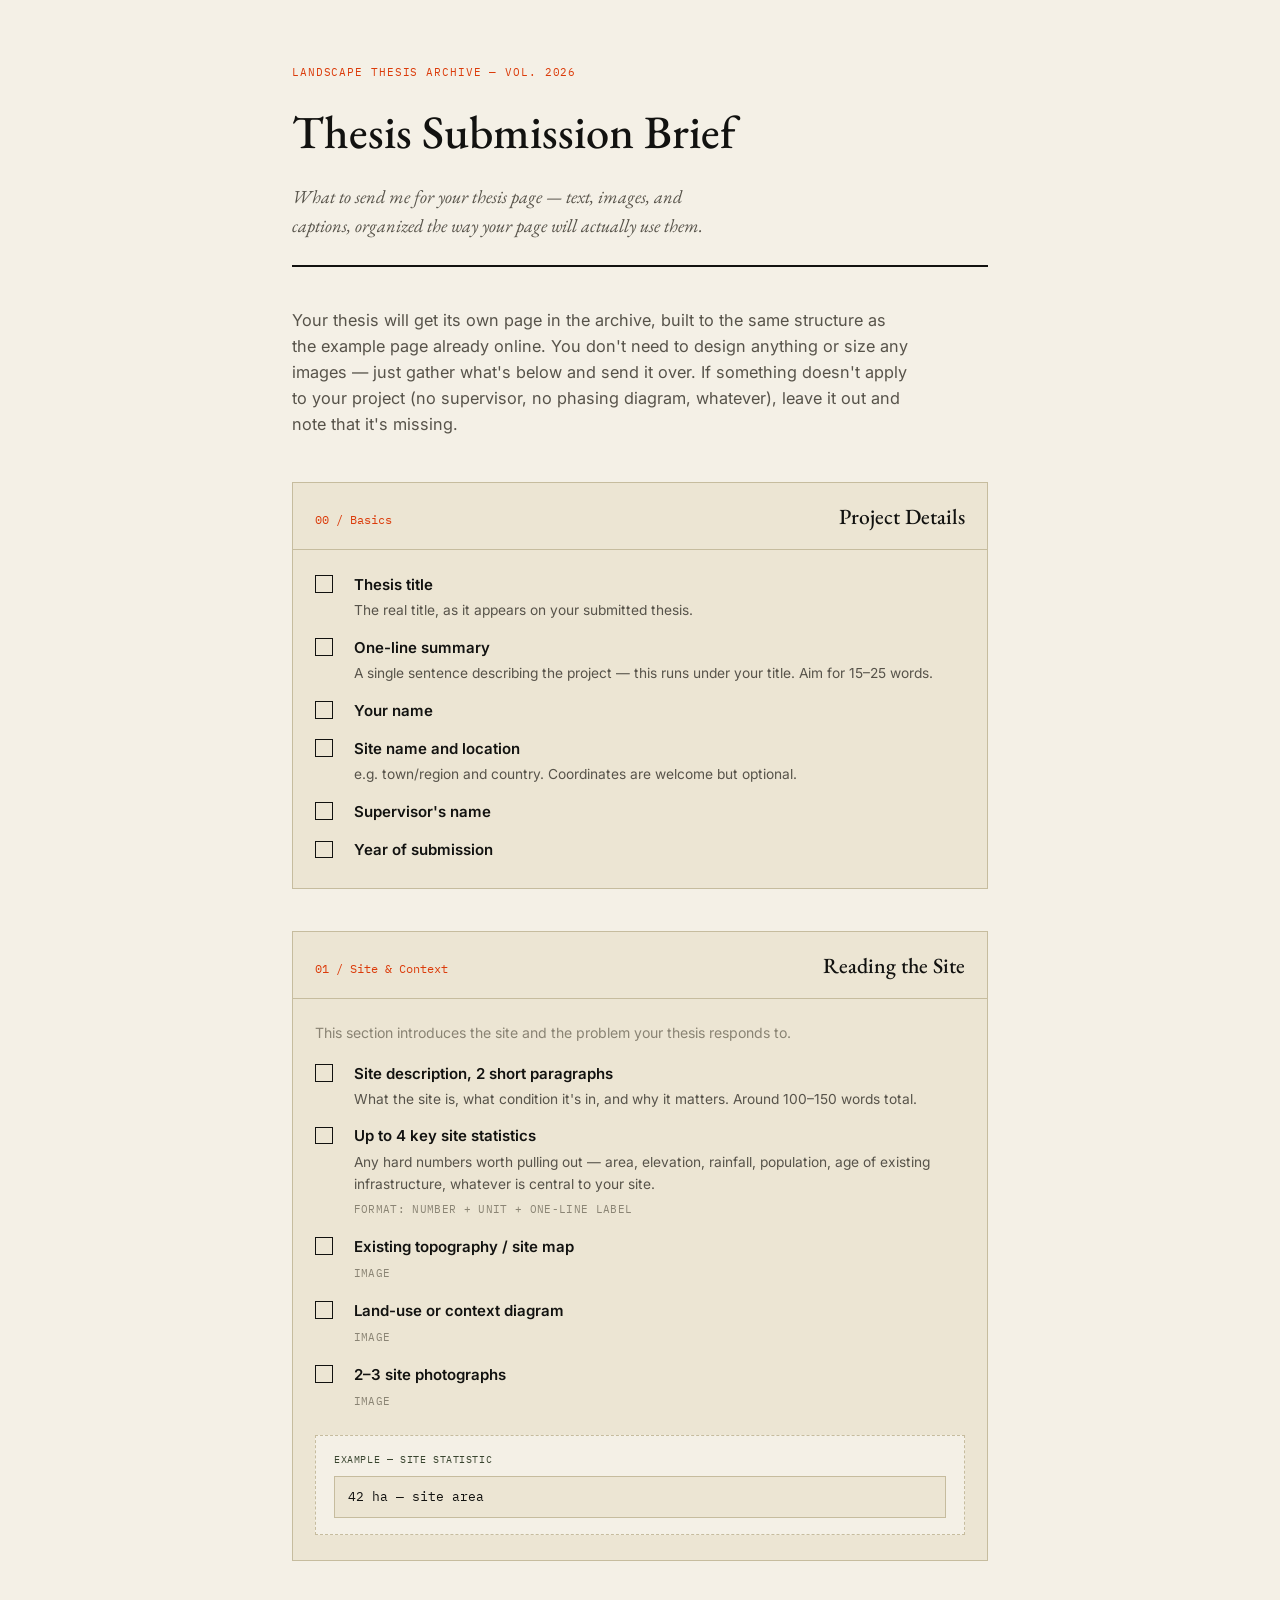
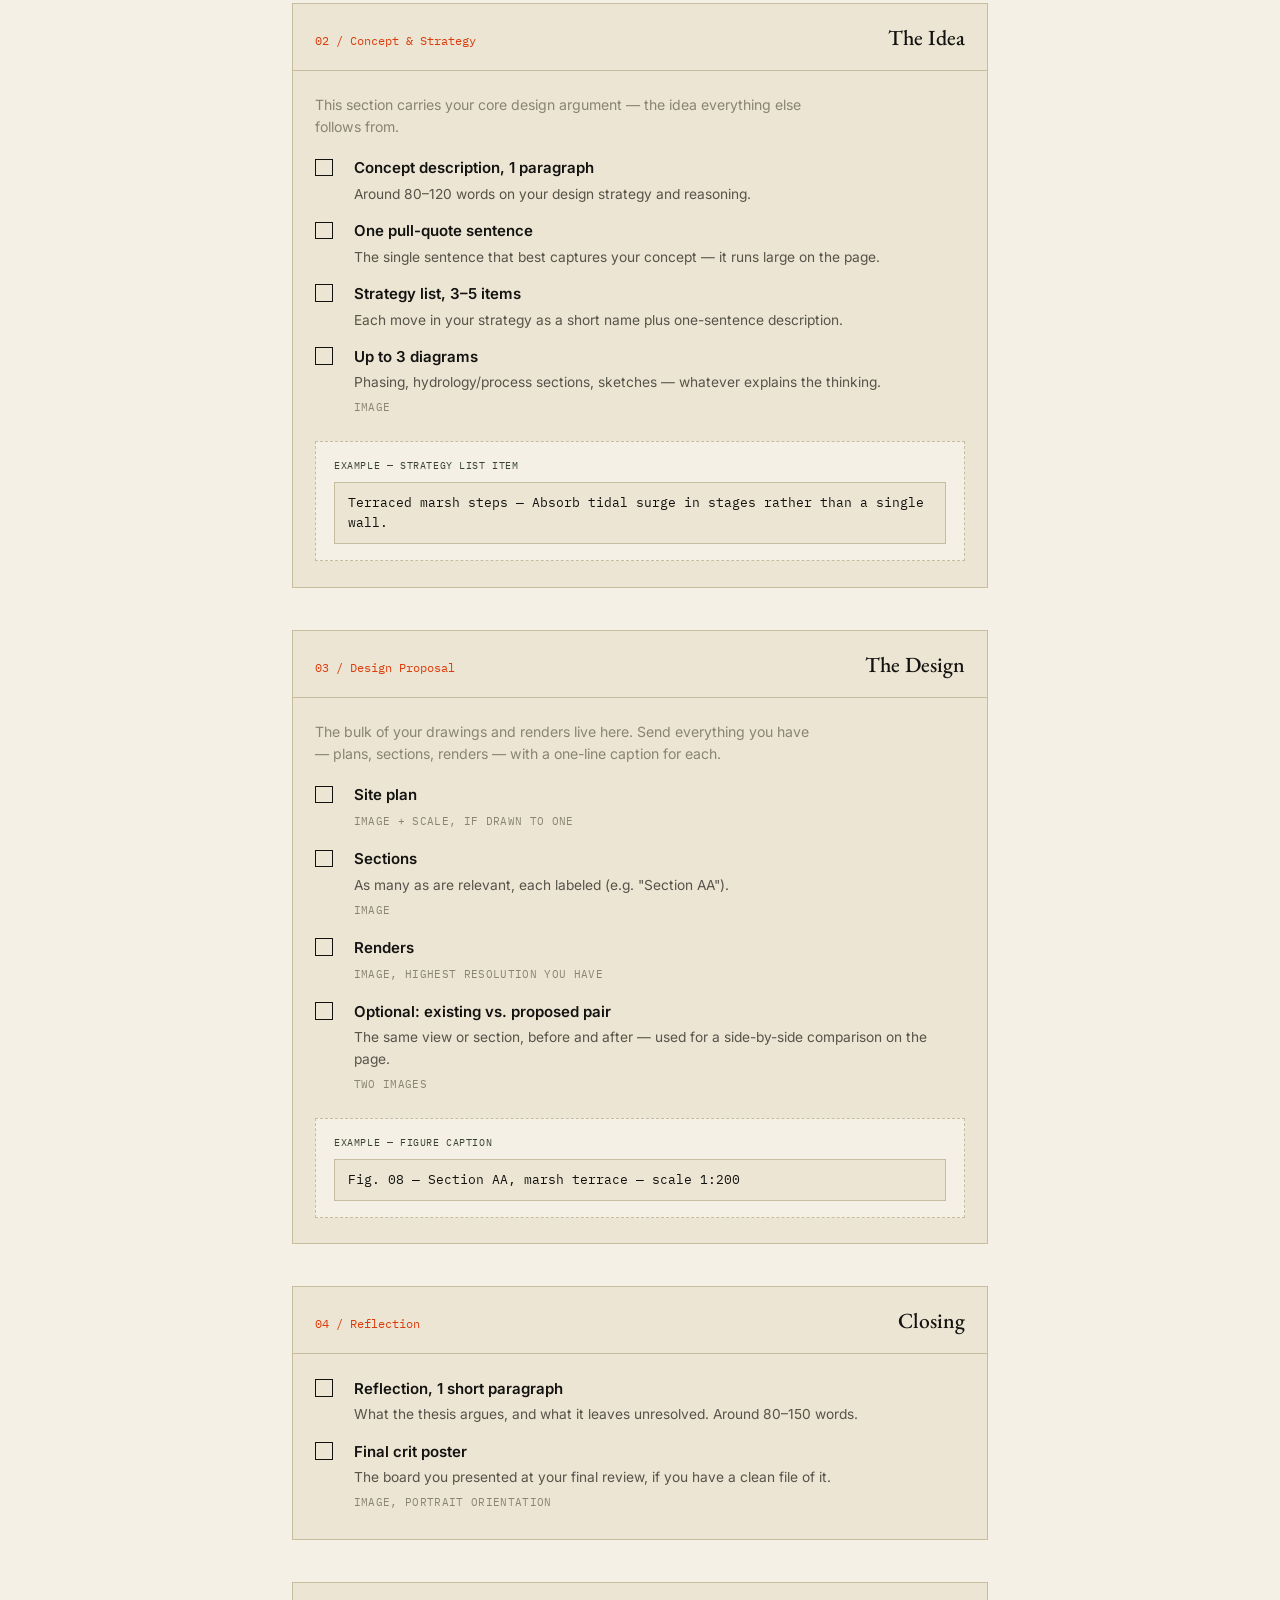
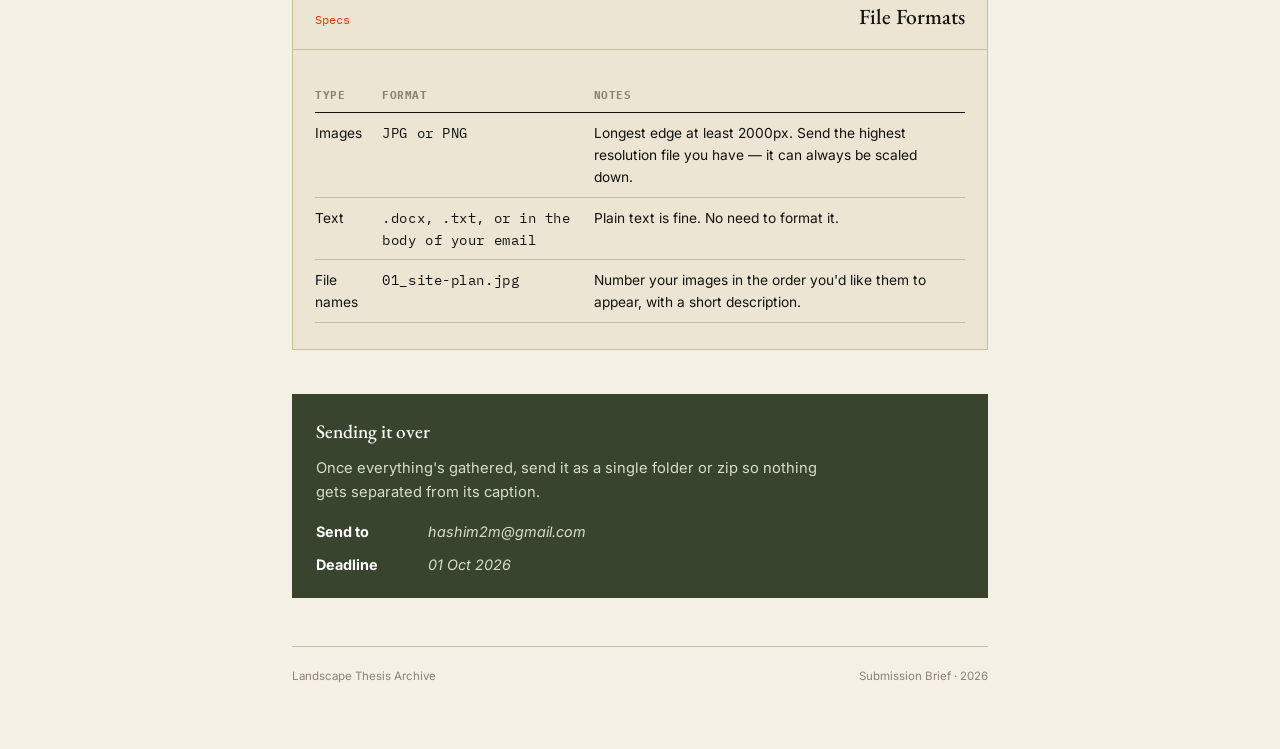
<file: submission-brief.html>
<!DOCTYPE html>
<html lang="en">
<head>
<meta charset="UTF-8">
<meta name="viewport" content="width=device-width, initial-scale=1.0">
<title>Thesis Submission Brief</title>
<meta name="description" content="What to send for your thesis page — text, images, and captions, organized to match the archive's page structure.">
<link rel="preconnect" href="https://fonts.googleapis.com">
<link rel="preconnect" href="https://fonts.gstatic.com" crossorigin>
<link href="https://fonts.googleapis.com/css2?family=EB+Garamond:ital,wght@0,400;0,500;1,500&family=Inter:wght@400;500;600&family=IBM+Plex+Mono:wght@400;500&display=swap" rel="stylesheet">
<style>
:root{
  --ink:#121210;
  --paper:#f4f0e6;
  --paper-2:#ece5d3;
  --line:#c6bc9e;
  --ink-soft:#57534a;
  --ink-faint:#8a8474;
  --signal:#db3b0a;
  --moss:#38442e;
  --moss-tint:#dbe1c9;

  --font-display:'EB Garamond','Iowan Old Style',Georgia,serif;
  --font-body:'Inter',-apple-system,BlinkMacSystemFont,'Segoe UI',sans-serif;
  --font-mono:'IBM Plex Mono','SF Mono',Consolas,monospace;
  color-scheme:light;
}
*{box-sizing:border-box;}
body{
  margin:0;background:var(--paper);color:var(--ink);
  font-family:var(--font-body);line-height:1.6;font-size:16px;
  -webkit-font-smoothing:antialiased;
}
.wrap{max-width:760px;margin-inline:auto;padding:clamp(2rem,6vw,4rem) clamp(1.25rem,4vw,2rem) 4rem;}
h1,h2,h3{font-family:var(--font-display);font-weight:500;margin:0;text-wrap:balance;}
p{margin:0;}
.mono{font-family:var(--font-mono);letter-spacing:.04em;}
a{color:var(--signal);}

header{border-bottom:2px solid var(--ink);padding-bottom:1.5rem;margin-bottom:2.5rem;}
.eyebrow{
  font-family:var(--font-mono);font-size:.7rem;text-transform:uppercase;letter-spacing:.08em;
  color:var(--signal);margin-bottom:.8rem;
}
h1{font-size:clamp(2rem,5vw,2.9rem);}
.dek{
  font-family:var(--font-display);font-style:italic;color:var(--ink-soft);
  font-size:1.15rem;max-width:46ch;margin-top:.8rem;
}

.intro{font-size:1.02rem;color:var(--ink-soft);max-width:62ch;margin-bottom:2.8rem;}
.intro + .intro{margin-top:-1.8rem;}

.chapter{margin-bottom:2.6rem;border:1px solid var(--line);background:var(--paper-2);}
.chapter-bar{
  display:flex;justify-content:space-between;align-items:baseline;gap:1rem;flex-wrap:wrap;
  padding:1rem 1.4rem;border-bottom:1px solid var(--line);
}
.chapter-bar .num{font-family:var(--font-mono);font-size:.72rem;color:var(--signal);}
.chapter-bar h2{font-size:1.35rem;}
.chapter-body{padding:1.4rem 1.4rem 1.6rem;}
.chapter-note{font-size:.88rem;color:var(--ink-faint);margin-bottom:1.1rem;max-width:56ch;}

.item-list{list-style:none;margin:0;padding:0;display:grid;gap:.9rem;}
.item{
  display:grid;grid-template-columns:1.6rem 1fr;gap:.8rem;
  align-items:start;
}
.item .box{
  width:1.1rem;height:1.1rem;border:1.5px solid var(--ink);margin-top:.15rem;flex-shrink:0;
}
.item .label{font-weight:600;font-size:.94rem;}
.item .detail{font-size:.86rem;color:var(--ink-soft);margin-top:.15rem;}
.item .spec{
  display:inline-block;margin-top:.3rem;font-family:var(--font-mono);font-size:.68rem;
  color:var(--ink-faint);text-transform:uppercase;letter-spacing:.03em;
}

.example{
  margin-top:1.4rem;border:1px dashed var(--line);padding:1rem 1.1rem;background:var(--paper);
}
.example .tag{font-family:var(--font-mono);font-size:.62rem;text-transform:uppercase;letter-spacing:.06em;color:var(--moss);margin-bottom:.5rem;display:block;}
.example .sample{font-family:var(--font-mono);font-size:.8rem;color:var(--ink);background:var(--paper-2);padding:.6rem .8rem;border:1px solid var(--line);}

table.filetable{width:100%;border-collapse:collapse;margin-top:.5rem;font-size:.86rem;}
table.filetable th{text-align:left;font-family:var(--font-mono);font-size:.66rem;text-transform:uppercase;letter-spacing:.05em;color:var(--ink-faint);border-bottom:1px solid var(--ink);padding:.4rem .6rem .5rem 0;}
table.filetable td{padding:.55rem .6rem .55rem 0;border-bottom:1px solid var(--line);vertical-align:top;}
.filetable-wrap{overflow-x:auto;}

.callout{
  background:var(--moss);color:#eef1e5;padding:1.4rem 1.5rem;margin-top:2.8rem;
}
.callout h3{font-size:1.2rem;color:#fff;margin-bottom:.6rem;}
.callout p{color:#d7ddc7;font-size:.92rem;max-width:56ch;}
.callout .fields{margin-top:1rem;display:grid;gap:.6rem;font-size:.9rem;}
.callout .fields div{display:flex;gap:.5rem;}
.callout .fields strong{color:#fff;min-width:6.5rem;flex-shrink:0;}
.callout .fields span{color:#d7ddc7;font-style:italic;}

footer{margin-top:3rem;padding-top:1.2rem;border-top:1px solid var(--line);font-size:.72rem;color:var(--ink-faint);display:flex;justify-content:space-between;flex-wrap:wrap;gap:.5rem;}
</style>
</head>
<body>

<div class="wrap">
  <header>
    <div class="eyebrow">Landscape Thesis Archive — Vol. 2026</div>
    <h1>Thesis Submission Brief</h1>
    <p class="dek">What to send me for your thesis page — text, images, and captions, organized the way your page will actually use them.</p>
  </header>

  <p class="intro">Your thesis will get its own page in the archive, built to the same structure as the example page already online. You don't need to design anything or size any images — just gather what's below and send it over. If something doesn't apply to your project (no supervisor, no phasing diagram, whatever), leave it out and note that it's missing.</p>

  <!-- BASICS -->
  <section class="chapter">
    <div class="chapter-bar"><span class="num">00 / Basics</span><h2>Project Details</h2></div>
    <div class="chapter-body">
      <ul class="item-list">
        <li class="item"><span class="box"></span><div><div class="label">Thesis title</div><div class="detail">The real title, as it appears on your submitted thesis.</div></div></li>
        <li class="item"><span class="box"></span><div><div class="label">One-line summary</div><div class="detail">A single sentence describing the project — this runs under your title. Aim for 15–25 words.</div></div></li>
        <li class="item"><span class="box"></span><div><div class="label">Your name</div></div></li>
        <li class="item"><span class="box"></span><div><div class="label">Site name and location</div><div class="detail">e.g. town/region and country. Coordinates are welcome but optional.</div></div></li>
        <li class="item"><span class="box"></span><div><div class="label">Supervisor's name</div></div></li>
        <li class="item"><span class="box"></span><div><div class="label">Year of submission</div></div></li>
      </ul>
    </div>
  </section>

  <!-- CHAPTER 1 -->
  <section class="chapter">
    <div class="chapter-bar"><span class="num">01 / Site &amp; Context</span><h2>Reading the Site</h2></div>
    <div class="chapter-body">
      <p class="chapter-note">This section introduces the site and the problem your thesis responds to.</p>
      <ul class="item-list">
        <li class="item"><span class="box"></span><div><div class="label">Site description, 2 short paragraphs</div><div class="detail">What the site is, what condition it's in, and why it matters. Around 100–150 words total.</div></div></li>
        <li class="item"><span class="box"></span><div><div class="label">Up to 4 key site statistics</div><div class="detail">Any hard numbers worth pulling out — area, elevation, rainfall, population, age of existing infrastructure, whatever is central to your site.</div><span class="spec">Format: number + unit + one-line label</span></div></li>
        <li class="item"><span class="box"></span><div><div class="label">Existing topography / site map</div><span class="spec">Image</span></div></li>
        <li class="item"><span class="box"></span><div><div class="label">Land-use or context diagram</div><span class="spec">Image</span></div></li>
        <li class="item"><span class="box"></span><div><div class="label">2–3 site photographs</div><span class="spec">Image</span></div></li>
      </ul>
      <div class="example">
        <span class="tag">Example — site statistic</span>
        <div class="sample">42 ha — site area</div>
      </div>
    </div>
  </section>

  <!-- CHAPTER 2 -->
  <section class="chapter">
    <div class="chapter-bar"><span class="num">02 / Concept &amp; Strategy</span><h2>The Idea</h2></div>
    <div class="chapter-body">
      <p class="chapter-note">This section carries your core design argument — the idea everything else follows from.</p>
      <ul class="item-list">
        <li class="item"><span class="box"></span><div><div class="label">Concept description, 1 paragraph</div><div class="detail">Around 80–120 words on your design strategy and reasoning.</div></div></li>
        <li class="item"><span class="box"></span><div><div class="label">One pull-quote sentence</div><div class="detail">The single sentence that best captures your concept — it runs large on the page.</div></div></li>
        <li class="item"><span class="box"></span><div><div class="label">Strategy list, 3–5 items</div><div class="detail">Each move in your strategy as a short name plus one-sentence description.</div></div></li>
        <li class="item"><span class="box"></span><div><div class="label">Up to 3 diagrams</div><div class="detail">Phasing, hydrology/process sections, sketches — whatever explains the thinking.</div><span class="spec">Image</span></div></li>
      </ul>
      <div class="example">
        <span class="tag">Example — strategy list item</span>
        <div class="sample">Terraced marsh steps — Absorb tidal surge in stages rather than a single wall.</div>
      </div>
    </div>
  </section>

  <!-- CHAPTER 3 -->
  <section class="chapter">
    <div class="chapter-bar"><span class="num">03 / Design Proposal</span><h2>The Design</h2></div>
    <div class="chapter-body">
      <p class="chapter-note">The bulk of your drawings and renders live here. Send everything you have — plans, sections, renders — with a one-line caption for each.</p>
      <ul class="item-list">
        <li class="item"><span class="box"></span><div><div class="label">Site plan</div><span class="spec">Image + scale, if drawn to one</span></div></li>
        <li class="item"><span class="box"></span><div><div class="label">Sections</div><div class="detail">As many as are relevant, each labeled (e.g. "Section AA").</div><span class="spec">Image</span></div></li>
        <li class="item"><span class="box"></span><div><div class="label">Renders</div><span class="spec">Image, highest resolution you have</span></div></li>
        <li class="item"><span class="box"></span><div><div class="label">Optional: existing vs. proposed pair</div><div class="detail">The same view or section, before and after — used for a side-by-side comparison on the page.</div><span class="spec">Two images</span></div></li>
      </ul>
      <div class="example">
        <span class="tag">Example — figure caption</span>
        <div class="sample">Fig. 08 — Section AA, marsh terrace — scale 1:200</div>
      </div>
    </div>
  </section>

  <!-- CHAPTER 4 -->
  <section class="chapter">
    <div class="chapter-bar"><span class="num">04 / Reflection</span><h2>Closing</h2></div>
    <div class="chapter-body">
      <ul class="item-list">
        <li class="item"><span class="box"></span><div><div class="label">Reflection, 1 short paragraph</div><div class="detail">What the thesis argues, and what it leaves unresolved. Around 80–150 words.</div></div></li>
        <li class="item"><span class="box"></span><div><div class="label">Final crit poster</div><div class="detail">The board you presented at your final review, if you have a clean file of it.</div><span class="spec">Image, portrait orientation</span></div></li>
      </ul>
    </div>
  </section>

  <!-- FILE SPECS -->
  <section class="chapter">
    <div class="chapter-bar"><span class="num">Specs</span><h2>File Formats</h2></div>
    <div class="chapter-body">
      <div class="filetable-wrap">
        <table class="filetable">
          <tr><th>Type</th><th>Format</th><th>Notes</th></tr>
          <tr><td>Images</td><td class="mono">JPG or PNG</td><td>Longest edge at least 2000px. Send the highest resolution file you have — it can always be scaled down.</td></tr>
          <tr><td>Text</td><td class="mono">.docx, .txt, or in the body of your email</td><td>Plain text is fine. No need to format it.</td></tr>
          <tr><td>File names</td><td class="mono">01_site-plan.jpg</td><td>Number your images in the order you'd like them to appear, with a short description.</td></tr>
        </table>
      </div>
    </div>
  </section>

  <div class="callout">
    <h3>Sending it over</h3>
    <p>Once everything's gathered, send it as a single folder or zip so nothing gets separated from its caption.</p>
    <div class="fields">
      <div><strong>Send to</strong><span>hashim2m@gmail.com</span></div>
      <div><strong>Deadline</strong><span>01 Oct 2026</span></div>
    </div>
  </div>

  <footer>
    <span>Landscape Thesis Archive</span>
    <span>Submission Brief · 2026</span>
  </footer>
</div>

</body>
</html>
</file>
<file: css/style.css>
:root{
  --ink:#121210;
  --ink-2:#1b1a16;
  --line-on-ink:#38352c;
  --paper-on-ink:#f1ece0;
  --paper-on-ink-soft:#b9b3a1;

  --paper:#ffffff;
  --paper-2:#f4f2ec;
  --paper-3:#eae6da;
  --line:#ddd7c8;
  --ink-soft:#57534a;
  --ink-faint:#8a8474;

  --signal:#db3b0a;
  --signal-ink:#8f2708;
  --moss:#38442e;
  --moss-2:#4c5a3d;
  --moss-tint:#dbe1c9;
  --moss-ink:#eef1e5;

  --font-display:'EB Garamond','Iowan Old Style',Georgia,serif;
  --font-body:'Inter',-apple-system,BlinkMacSystemFont,'Segoe UI',sans-serif;
  --font-mono:'IBM Plex Mono','SF Mono',Consolas,monospace;

  color-scheme: light;
}

*{box-sizing:border-box;}
html{scroll-behavior:smooth;}
body{
  margin:0;
  background:var(--paper);
  color:var(--ink);
  font-family:var(--font-body);
  font-size:16px;
  line-height:1.5;
  -webkit-font-smoothing:antialiased;
}
img{max-width:100%;}
h1,h2,h3{font-family:var(--font-display);font-weight:500;margin:0;text-wrap:balance;}
p{margin:0;}
a{color:inherit;}
.mono{font-family:var(--font-mono);text-transform:uppercase;letter-spacing:.08em;}
.wrap{padding-inline:clamp(1.25rem,4vw,3.5rem);}
.gutter{max-width:1400px;margin-inline:auto;}

/* ---------- reveal-on-scroll: visible by default, JS only enhances ---------- */
.reveal.pre{opacity:0;transform:translateY(14px);}
.reveal{transition:opacity .7s ease, transform .7s ease;}
.reveal.in{opacity:1;transform:none;}
@media (prefers-reduced-motion:reduce){
  .reveal, .reveal.pre{transition:none;opacity:1;transform:none;}
  html{scroll-behavior:auto;}
}

/* ================= HERO ================= */
.hero{
  position:relative;
  background:var(--ink);
  color:var(--paper-on-ink);
  overflow:hidden;
  padding-block:clamp(2.5rem,6vh,4.5rem) clamp(3rem,8vh,5.5rem);
}
.hero-topo{
  position:absolute;inset:0;
  opacity:.55;
  pointer-events:none;
}
.hero-topo path{
  fill:none;
  stroke:var(--line-on-ink);
  stroke-width:1;
}
.hero-topo path.hl{stroke:var(--signal);stroke-width:1.1;opacity:.8;}
@media (prefers-reduced-motion:no-preference){
  .hero-topo{animation:drift 46s linear infinite;}
}
@keyframes drift{
  0%{transform:translate(0,0);}
  50%{transform:translate(-1.2%, .8%);}
  100%{transform:translate(0,0);}
}

.hero-nav{
  display:flex;justify-content:space-between;align-items:baseline;
  gap:1rem;flex-wrap:wrap;
  font-size:.72rem;
  color:var(--paper-on-ink-soft);
  padding-bottom:clamp(2.5rem,8vh,6rem);
  position:relative;z-index:1;
}
.hero-nav .dot{color:var(--signal);}

.hero-body{position:relative;z-index:1;}
.hero-eyebrow{
  font-size:.72rem;color:var(--signal);margin-bottom:.9rem;
  display:flex;gap:.6em;align-items:center;
}
.hero-eyebrow::before{content:"";width:1.4em;height:1px;background:var(--signal);display:inline-block;}
.hero-title{
  font-size:clamp(2.8rem,7vw,6rem);
  line-height:.98;
  max-width:16ch;
}
.hero-subtitle{
  font-family:var(--font-display);
  font-style:italic;
  font-size:clamp(1.15rem,2.4vw,1.55rem);
  color:var(--paper-on-ink-soft);
  max-width:34ch;
  margin-top:1.4rem;
}
.hero-deck{
  font-family:var(--font-display);
  font-style:italic;
  font-size:clamp(1.15rem,2.4vw,1.55rem);
  color:var(--paper-on-ink-soft);
  max-width:34ch;
  margin-top:1.4rem;
}
.hero-meta{
  margin-top:clamp(2.5rem,6vh,4rem);
  display:flex;flex-wrap:wrap;gap:1.6rem 2.4rem;
  font-size:.7rem;color:var(--paper-on-ink-soft);
  border-top:1px solid var(--line-on-ink);
  padding-top:1.4rem;
}
.hero-meta strong{display:block;color:var(--paper-on-ink);font-family:var(--font-body);font-weight:600;font-size:.72rem;margin-bottom:.3rem;letter-spacing:.02em;text-transform:none;}
.hero-coords{
  position:relative;z-index:1;
  margin-top:clamp(2.5rem,6vh,4rem);
  display:flex;justify-content:space-between;align-items:flex-end;
  font-size:.68rem;color:var(--paper-on-ink-soft);
  flex-wrap:wrap;gap:1rem;
}
.scalebar{display:flex;align-items:center;gap:.5rem;}
.scalebar svg{display:block;}

/* ================= LAYOUT SHELL ================= */
.shell{
  display:grid;
  grid-template-columns:auto 1fr;
  align-items:start;
}
.rail{
  display:none;
}
@media (min-width:900px){
  .rail{
    display:flex;flex-direction:column;
    gap:0;
    position:sticky;top:3.5rem;
    padding:2.5rem 1.5rem;
    width:min(15rem,18vw);
    align-self:start;
  }
  .rail a{
    display:flex;gap:.9rem;align-items:baseline;
    text-decoration:none;color:var(--ink-faint);
    font-size:.74rem;
    padding-block:.85rem;
    border-top:1px solid var(--line);
    transition:color .25s ease;
  }
  .rail a:first-child{border-top:none;}
  .rail a .n{font-family:var(--font-mono);color:var(--ink-faint);}
  .rail a .t{font-family:var(--font-display);font-size:1rem;font-style:italic;}
  .rail a.active{color:var(--ink);}
  .rail a.active .n{color:var(--signal);}
}
.main{min-width:0;}

/* ================= CHAPTER SCAFFOLD ================= */
.chapter{
  padding-block:clamp(3.5rem,9vh,6.5rem);
  border-bottom:1px solid var(--line);
}
.chapter.on-ink{background:var(--ink);color:var(--paper-on-ink);border-bottom-color:var(--line-on-ink);}
.chapter.on-moss{background:var(--moss);color:var(--moss-ink);border-bottom-color:var(--moss-2);}
.chapter-head{
  display:grid;grid-template-columns:1fr;gap:1rem;
  margin-bottom:clamp(2.5rem,6vh,4rem);
}
@media (min-width:760px){
  .chapter-head{grid-template-columns:6rem 1fr;align-items:end;}
}
.chapter-num{font-family:var(--font-mono);font-size:.78rem;color:var(--signal);}
.on-moss .chapter-num{color:var(--paper-on-ink);}
.chapter-title{font-size:clamp(1.9rem,3.6vw,2.9rem);}

.prose{
  max-width:62ch;
  font-size:1.03rem;
  line-height:1.75;
  color:var(--ink-soft);
}
.on-ink .prose, .on-moss .prose{color:var(--paper-on-ink-soft);}
.on-moss .prose{color:#d7ddc7;}
.prose + .prose{margin-top:1.1rem;}
.prose mark{
  background:none;color:var(--signal);font-style:italic;font-family:var(--font-display);
  text-decoration:underline;text-decoration-color:var(--signal);text-underline-offset:.15em;
}

/* stat strip */
.stats{
  display:grid;grid-template-columns:repeat(2,1fr);gap:1px;
  background:var(--line);
  margin-block:2.5rem;
  border:1px solid var(--line);
}
@media (min-width:640px){.stats{grid-template-columns:repeat(4,1fr);}}
.stat{background:var(--paper);padding:1.1rem 1.2rem;}
.stat .v{font-family:var(--font-mono);font-size:1.15rem;font-variant-numeric:tabular-nums;}
.stat .k{font-size:.68rem;color:var(--ink-faint);margin-top:.3rem;letter-spacing:.03em;}

/* ---------- plates ---------- */
.plate-grid{
  display:grid;gap:1.5rem;
  margin-top:2.5rem;
  align-items:start;
}
@media (min-width:760px){
  .plate-grid.two{grid-template-columns:1.3fr 1fr;}
  .plate-grid.two.even{grid-template-columns:1fr 1fr;}
  .plate-grid.three{grid-template-columns:repeat(3,1fr);}
  .plate-grid.concept{grid-template-columns:repeat(2,1fr);}
  .plate-grid.concept .plate:nth-child(3){grid-column:1 / -1;}
  .plate-grid.concept .plate:nth-child(3) .plate-art{aspect-ratio:16/9;}
}
.plate{
  border:1px solid var(--line);
  background:var(--paper-2);
  position:relative;
}
.on-ink .plate, .on-moss .plate{border-color:var(--line-on-ink);background:var(--ink-2);}
.plate-art{
  aspect-ratio:4/3;
  position:relative;
  overflow:hidden;
  background:
    repeating-linear-gradient(115deg, transparent 0 18px, rgba(18,18,16,.06) 18px 19px),
    linear-gradient(155deg,var(--art-a,#cabf9f),var(--art-b,#a89a76));
}
.plate-art::before{
  content:"";position:absolute;inset:0;
  background-image:
    radial-gradient(circle at 30% 35%, rgba(255,255,255,.35), transparent 45%),
    radial-gradient(circle at 75% 70%, rgba(0,0,0,.18), transparent 50%);
}
.plate-img{
  position:absolute;inset:0;
  width:100%;height:100%;
  object-fit:cover;display:block;
}
.plate-art .north{
  position:absolute;top:.7rem;right:.7rem;
  width:1.6rem;height:1.6rem;
  transition:transform .4s ease;
}
.plate:hover .plate-art .north{transform:rotate(8deg);}
.plate-art .tag{
  position:absolute;bottom:.6rem;left:.6rem;
  font-size:.58rem;letter-spacing:.06em;
  background:var(--ink);color:var(--paper-on-ink-soft);
  padding:.25rem .5rem;font-family:var(--font-mono);
}
.plate-cap{
  padding:.85rem 1rem;
  display:flex;justify-content:space-between;gap:1rem;
  font-size:.68rem;letter-spacing:.03em;
}
.plate-cap .fig{color:var(--signal);}
.plate-cap .desc{color:var(--ink-faint);flex:1;}
.on-ink .plate-cap .desc,.on-moss .plate-cap .desc{color:var(--paper-on-ink-soft);}
.on-moss .plate-cap .fig{color:var(--paper-on-ink);}

/* text + companion image, side by side */
.split{display:grid;gap:1.75rem;align-items:start;}
@media (min-width:760px){
  .split{grid-template-columns:1fr 1fr;}
}
.split-figs{display:flex;flex-direction:column;gap:1.5rem;}

/* pull quote */
.pullquote{
  font-family:var(--font-display);font-style:italic;
  font-size:clamp(1.5rem,3.4vw,2.4rem);
  line-height:1.35;max-width:22ch;
  margin-block:2.5rem;
  padding-left:1.4rem;border-left:2px solid var(--signal);
}
.on-moss .pullquote{color:var(--moss-ink);}

/* legend list */
.legend{list-style:none;margin:2.5rem 0 0;padding:0;display:grid;gap:0;border-top:1px solid var(--line-on-ink);}
.legend li{
  display:grid;grid-template-columns:2.2rem 10rem 1fr;gap:1.2rem;
  padding-block:1.1rem;border-bottom:1px solid var(--line-on-ink);
  align-items:baseline;
}
@media (max-width:640px){.legend li{grid-template-columns:2rem 1fr;}
  .legend li .ldesc{grid-column:2;}
}
.legend .lsym{color:var(--signal);font-size:1.1rem;}
.legend .lname{font-family:var(--font-display);font-size:1.15rem;font-style:italic;}
.legend .ldesc{font-size:.88rem;color:#c9d0b8;}

/* horizontal gallery */
.gallery-scroll{
  display:flex;gap:1.25rem;overflow-x:auto;
  align-items:flex-start;
  margin-top:2.5rem;padding-bottom:1rem;
  scroll-snap-type:x proximity;
  -webkit-overflow-scrolling:touch;
}
.gallery-scroll .plate{flex:0 0 min(78vw,22rem);scroll-snap-align:start;}
.gallery-scroll::-webkit-scrollbar{height:6px;}
.gallery-scroll::-webkit-scrollbar-thumb{background:var(--line);}

/* compare slider */
.compare{
  position:relative;margin-top:2.5rem;
  border:1px solid var(--line);
  aspect-ratio:16/9;overflow:hidden;
  user-select:none;
  max-width:100%;
}
.compare .layer{position:absolute;inset:0;}
.compare .existing{background:linear-gradient(150deg,#cabf9f,#8f8564);}
.compare .proposed{
  background:linear-gradient(150deg,#a9c19a,#4c5a3d);
  clip-path:inset(0 0 0 50%);
}
.compare .tag{
  position:absolute;top:.8rem;font-family:var(--font-mono);font-size:.62rem;
  letter-spacing:.05em;background:var(--ink);color:var(--paper-on-ink-soft);padding:.3rem .55rem;
}
.compare .tag.tl{left:.8rem;}
.compare .tag.tr{right:.8rem;}
.compare input[type="range"]{
  position:absolute;inset:0;width:100%;height:100%;
  margin:0;appearance:none;background:transparent;cursor:ew-resize;
}
.compare input[type="range"]::-webkit-slider-thumb{
  appearance:none;width:2.4rem;height:2.4rem;border-radius:50%;
  background:var(--paper);border:2px solid var(--signal);
  margin-top:0;
}
.handle-line{
  position:absolute;top:0;bottom:0;width:2px;background:var(--paper);
  left:50%;pointer-events:none;transform:translateX(-1px);
  box-shadow:0 0 0 1px rgba(0,0,0,.25);
}

/* colophon */
.colophon{
  margin-top:3rem;border-top:1px solid var(--line-on-ink);padding-top:2rem;
  display:grid;gap:1.3rem 2rem;grid-template-columns:repeat(2,1fr);
}
@media (min-width:640px){.colophon{grid-template-columns:repeat(3,1fr);}}
.colophon dt{font-size:.62rem;color:var(--paper-on-ink-soft);letter-spacing:.06em;text-transform:uppercase;font-family:var(--font-mono);}
.colophon dd{margin:.35rem 0 0;font-family:var(--font-display);font-size:1.05rem;font-style:italic;}

/* author card */
.author-card{
  display:grid;gap:2rem;
  grid-template-columns:1fr;
  margin-top:1rem;
  border:1px solid var(--line);
  background:var(--paper-2);
}
@media (min-width:700px){
  .author-card{grid-template-columns:14rem 1fr;}
}
.author-photo{margin:0;border:none;background:none;}
.author-photo .plate-art{aspect-ratio:3/4;}
.author-fields{
  margin:0;padding:1.5rem clamp(1.25rem,3vw,2rem);
  display:grid;gap:0;align-content:center;
}
.author-fields div{
  display:grid;grid-template-columns:8rem 1fr;gap:1rem;
  padding-block:.7rem;border-bottom:1px solid var(--line);
}
@media (max-width:520px){
  .author-fields div{grid-template-columns:1fr;gap:.2rem;}
}
.author-fields div:last-child{border-bottom:none;}
.author-fields dt{font-family:var(--font-mono);font-size:.66rem;text-transform:uppercase;letter-spacing:.05em;color:var(--ink-faint);align-self:center;}
.author-fields dd{margin:0;font-family:var(--font-display);font-size:1.05rem;font-style:italic;align-self:center;}
.author-fields dd a{text-decoration:underline;text-decoration-color:var(--line);text-underline-offset:.15em;}
.author-fields dd a:hover{text-decoration-color:currentColor;}

footer{
  padding:2.2rem clamp(1.25rem,4vw,3.5rem);
  display:flex;justify-content:space-between;flex-wrap:wrap;gap:1rem;
  font-size:.68rem;color:var(--ink-faint);
  background:var(--paper);
}
footer .back{color:var(--ink-faint);text-decoration:none;border-bottom:1px solid var(--line);}

/* Click-to-enlarge figures and full-size image viewing. */
.image-enlarge{position:absolute;inset:0;border:0;background:transparent;cursor:zoom-in;color:var(--paper);}
.image-enlarge span{position:absolute;right:.65rem;bottom:.65rem;background:var(--ink);padding:.4rem .6rem;font: .65rem var(--font-mono);}
.image-enlarge:focus-visible{outline:3px solid var(--signal);outline-offset:-4px;}
.compare-enlarge{display:flex;flex-wrap:wrap;gap:.75rem;margin-top:.75rem;}
.compare-enlarge button{font: .75rem var(--font-mono);padding:.65rem .9rem;background:var(--paper);color:var(--ink);border:1px solid var(--line);cursor:zoom-in;}
.image-viewer{position:fixed;inset:0;width:100%;max-width:none;height:100%;height:100dvh;max-height:none;margin:0;padding:1rem;box-sizing:border-box;border:0;background:rgba(15,17,22,.97);color:#fff;}
.image-viewer[open]{display:flex;flex-direction:column;gap:.8rem;}
.image-viewer::backdrop{background:rgba(0,0,0,.85);}
.viewer-toolbar{display:flex;justify-content:flex-end;gap:.75rem;flex-shrink:0;}
.viewer-toolbar button{font: .8rem var(--font-mono);padding:.7rem 1rem;border:1px solid #777;background:#202329;color:#fff;cursor:pointer;}
.image-viewer button:focus-visible,.viewer-image:focus-visible{outline:3px solid #fff;outline-offset:3px;}
.viewer-stage{flex:1;min-height:0;overflow:auto;display:flex;align-items:center;justify-content:center;}
.viewer-image{display:block;width:auto;height:auto;max-width:100%;max-height:100%;object-fit:contain;cursor:zoom-in;}
.viewer-stage.is-zoomed{display:block;}
.viewer-stage.is-zoomed .viewer-image{max-width:none;max-height:none;margin:0 auto;cursor:zoom-out;}
.viewer-caption{flex-shrink:0;text-align:center;font: .75rem/1.5 var(--font-mono);margin:0;max-height:20vh;overflow:auto;}
@media(max-width:520px){.image-viewer{padding:.65rem;}.viewer-toolbar button{font-size:.7rem;padding:.65rem;}}
</file>
